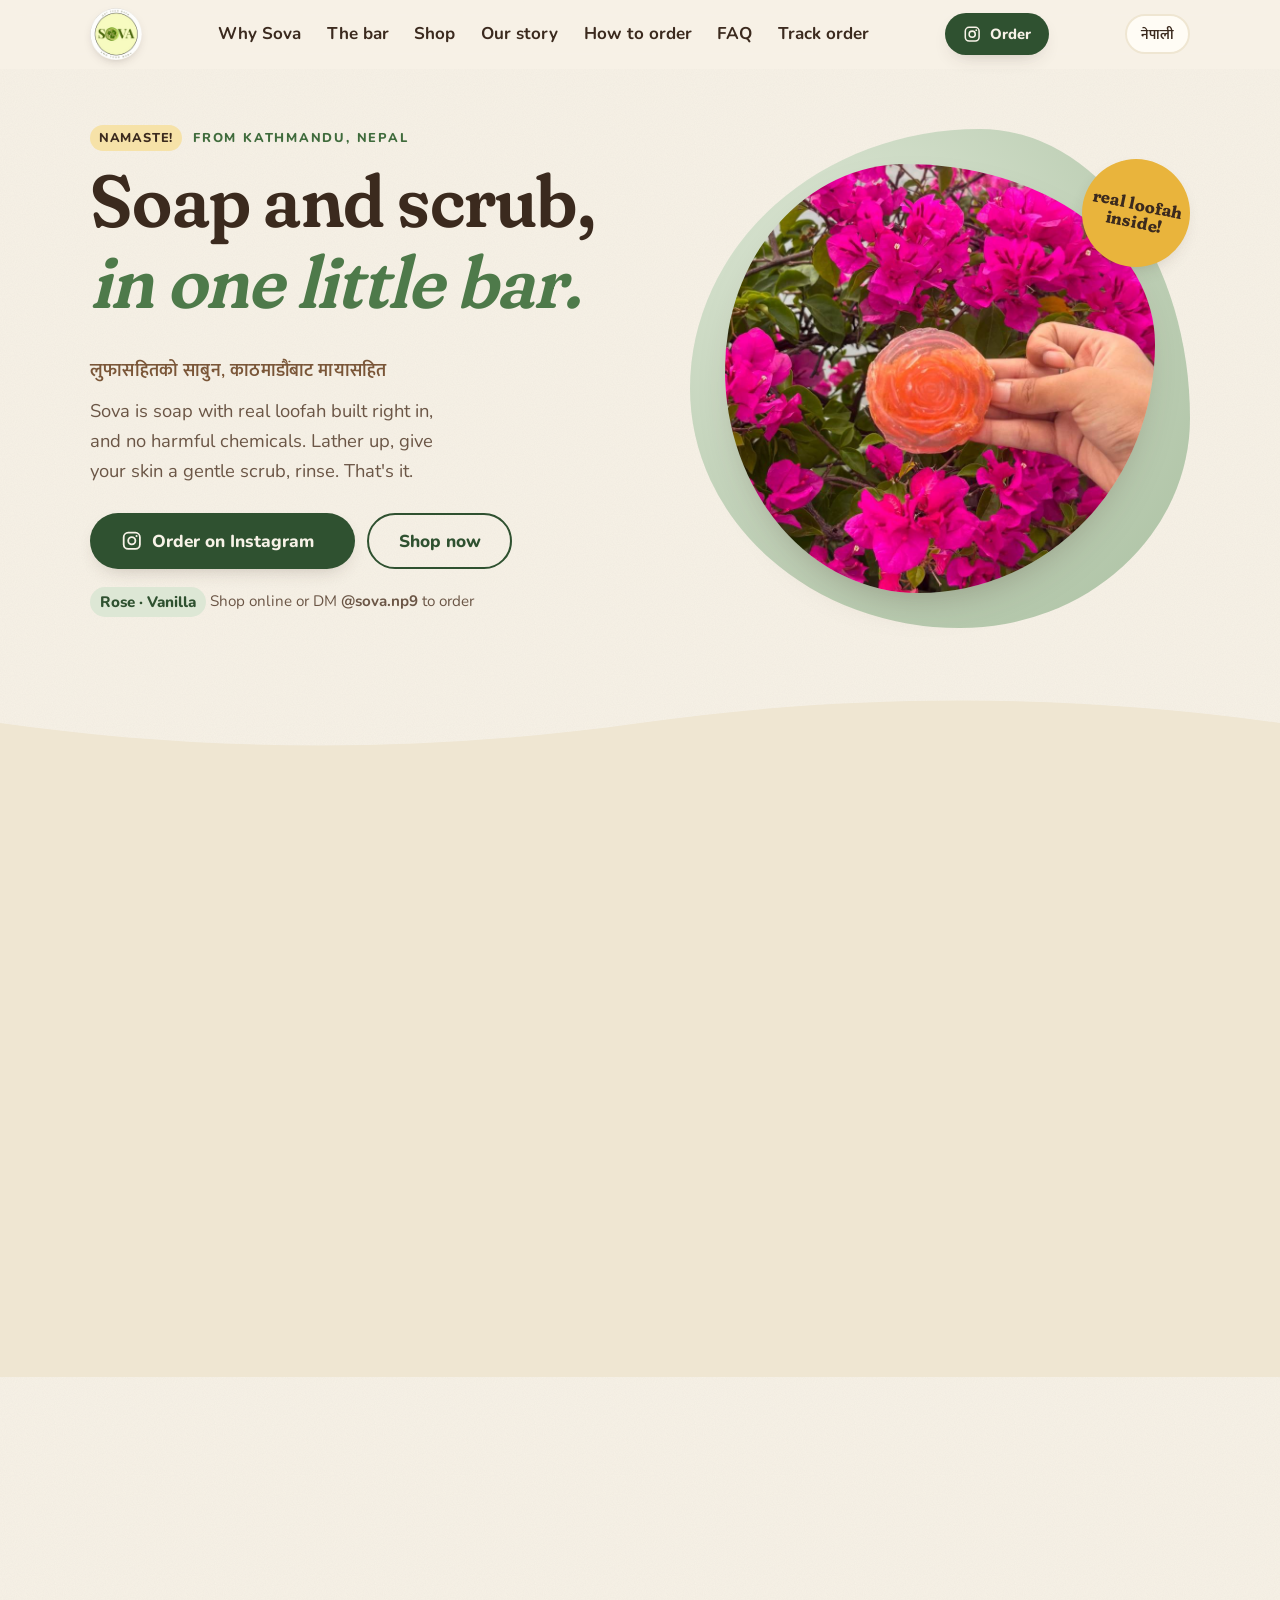
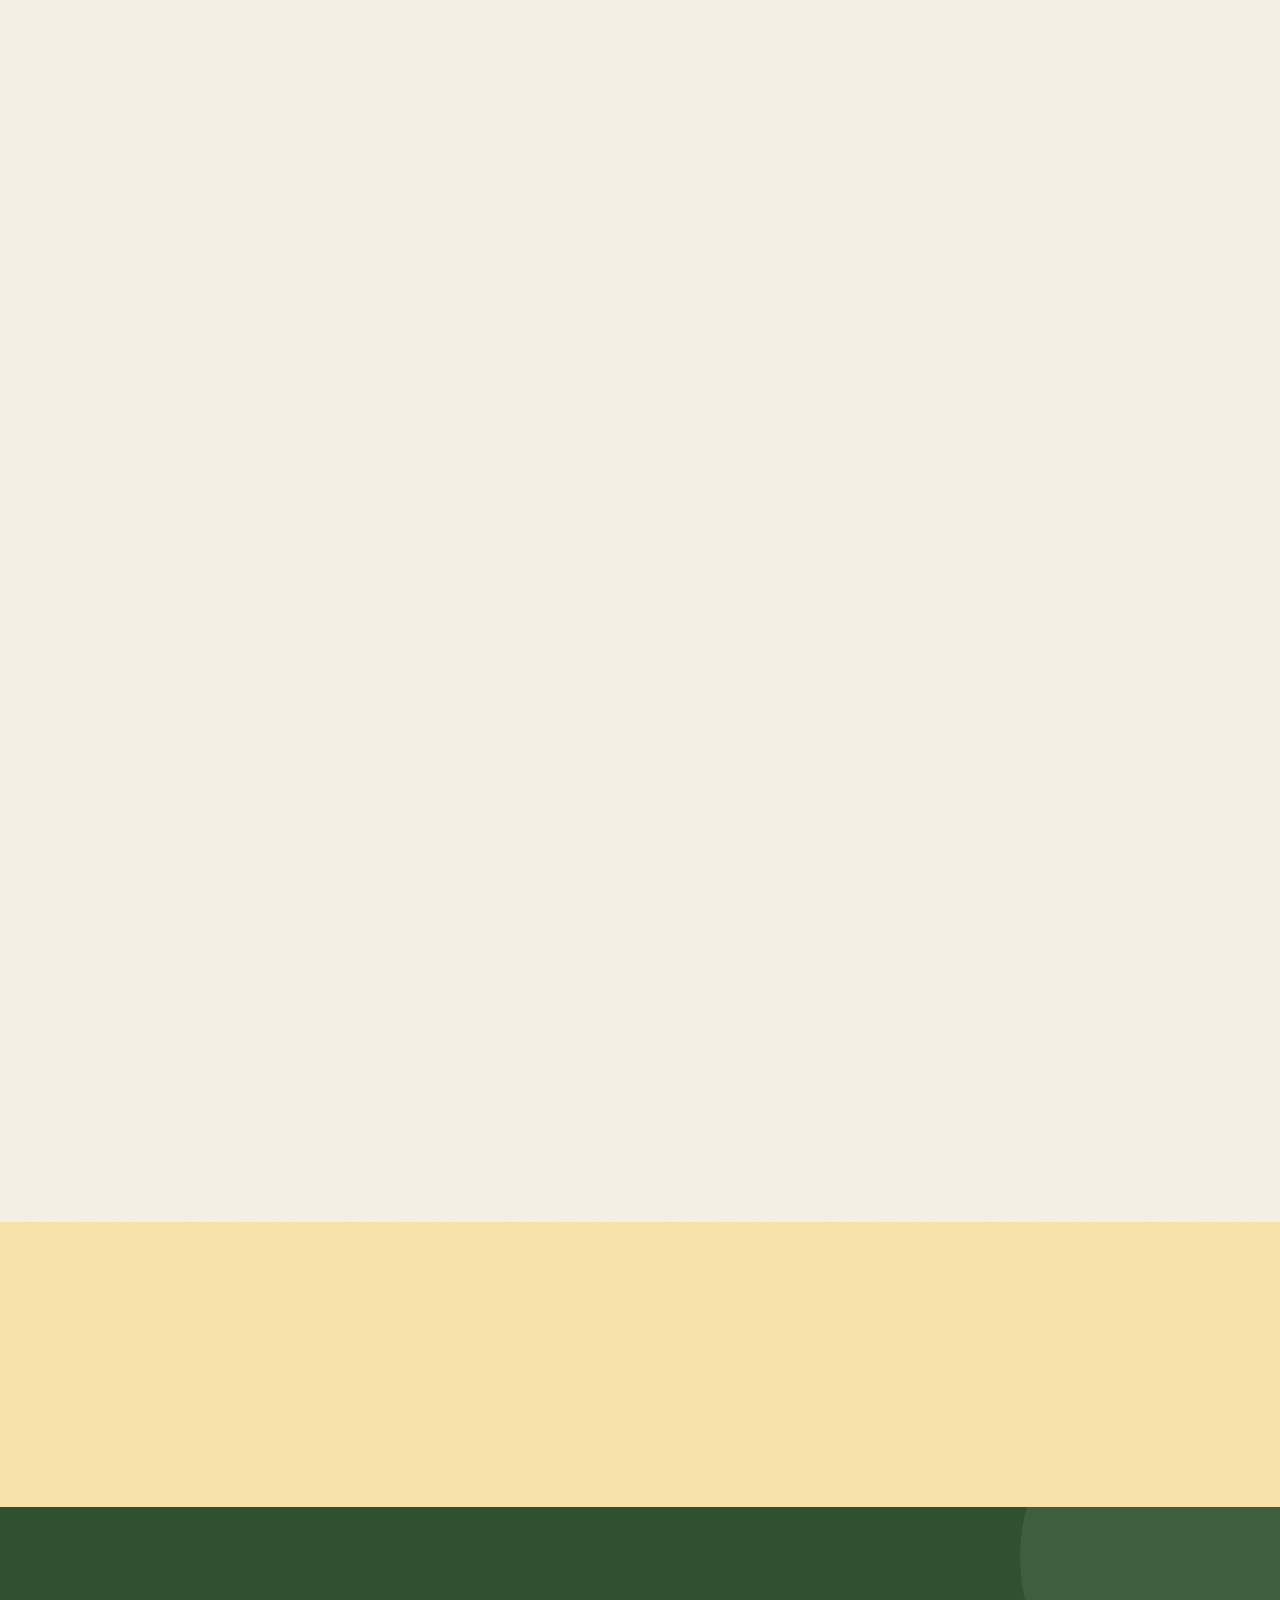
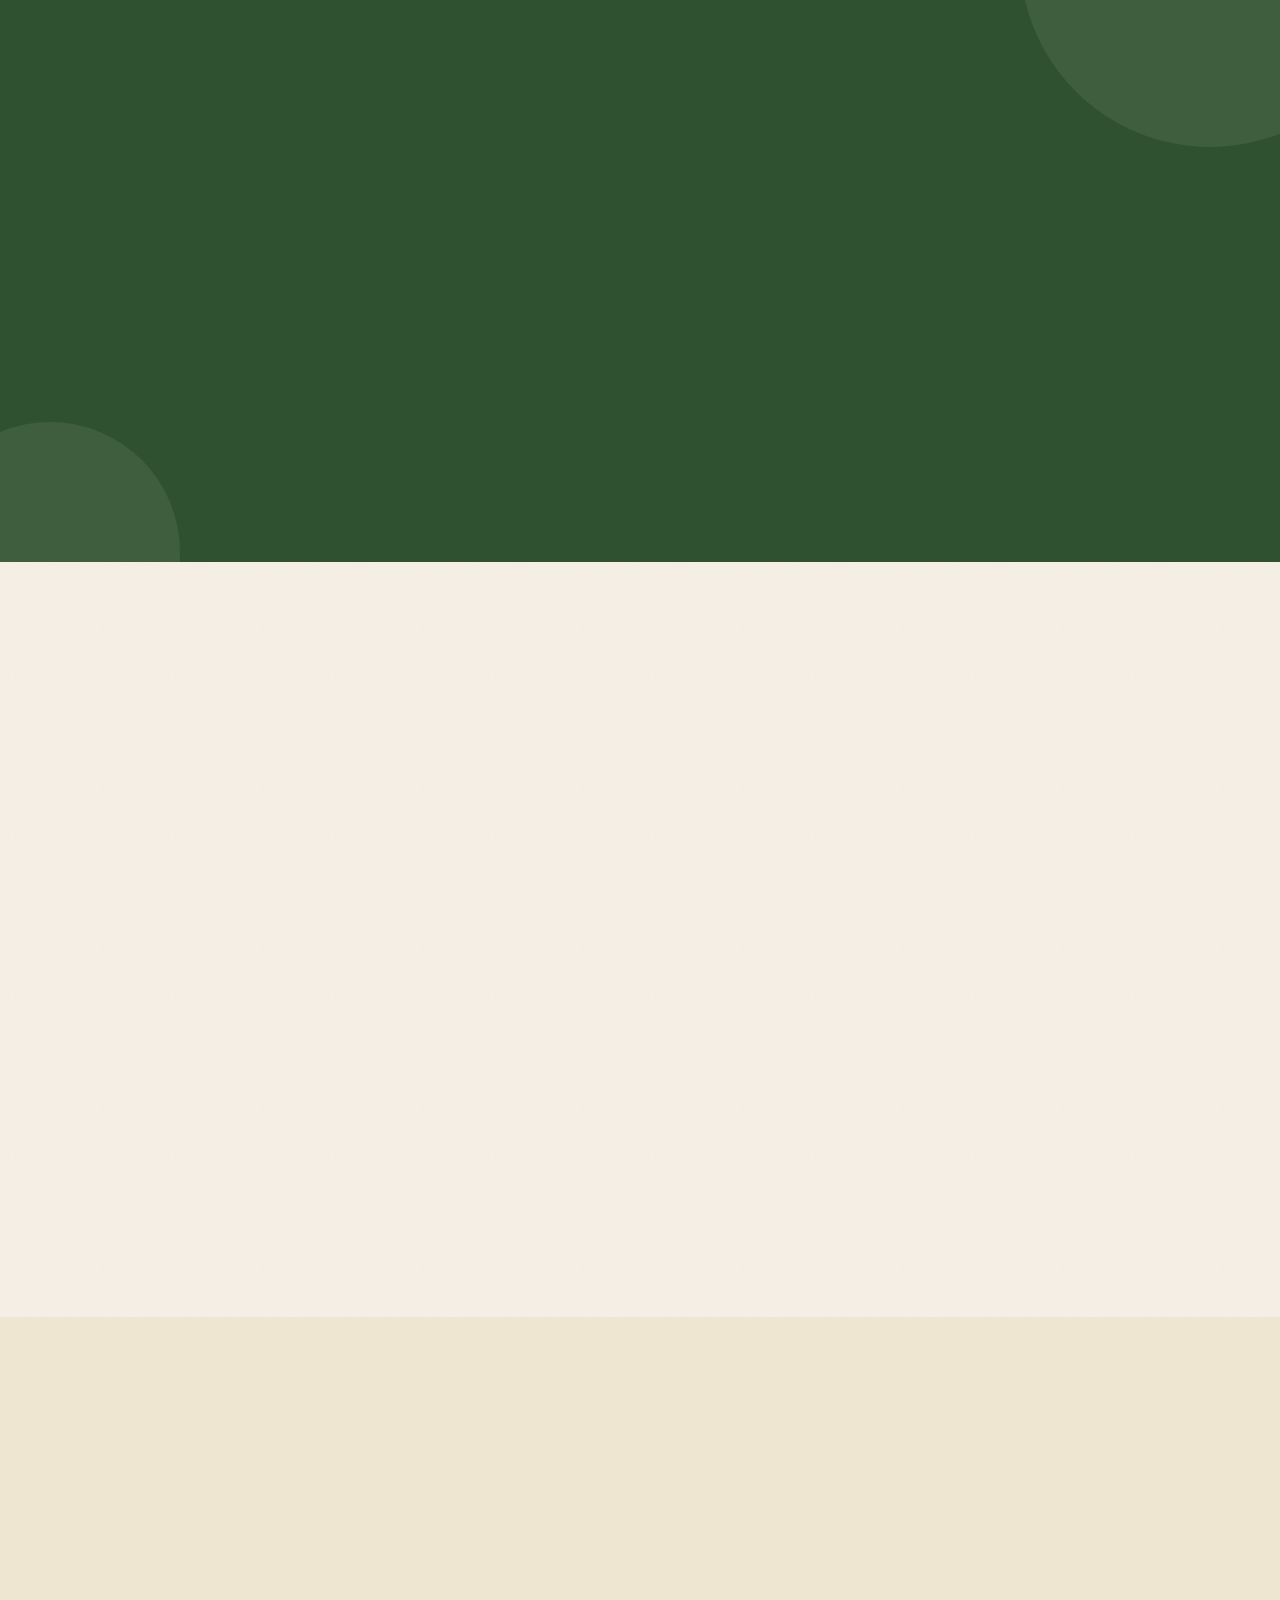
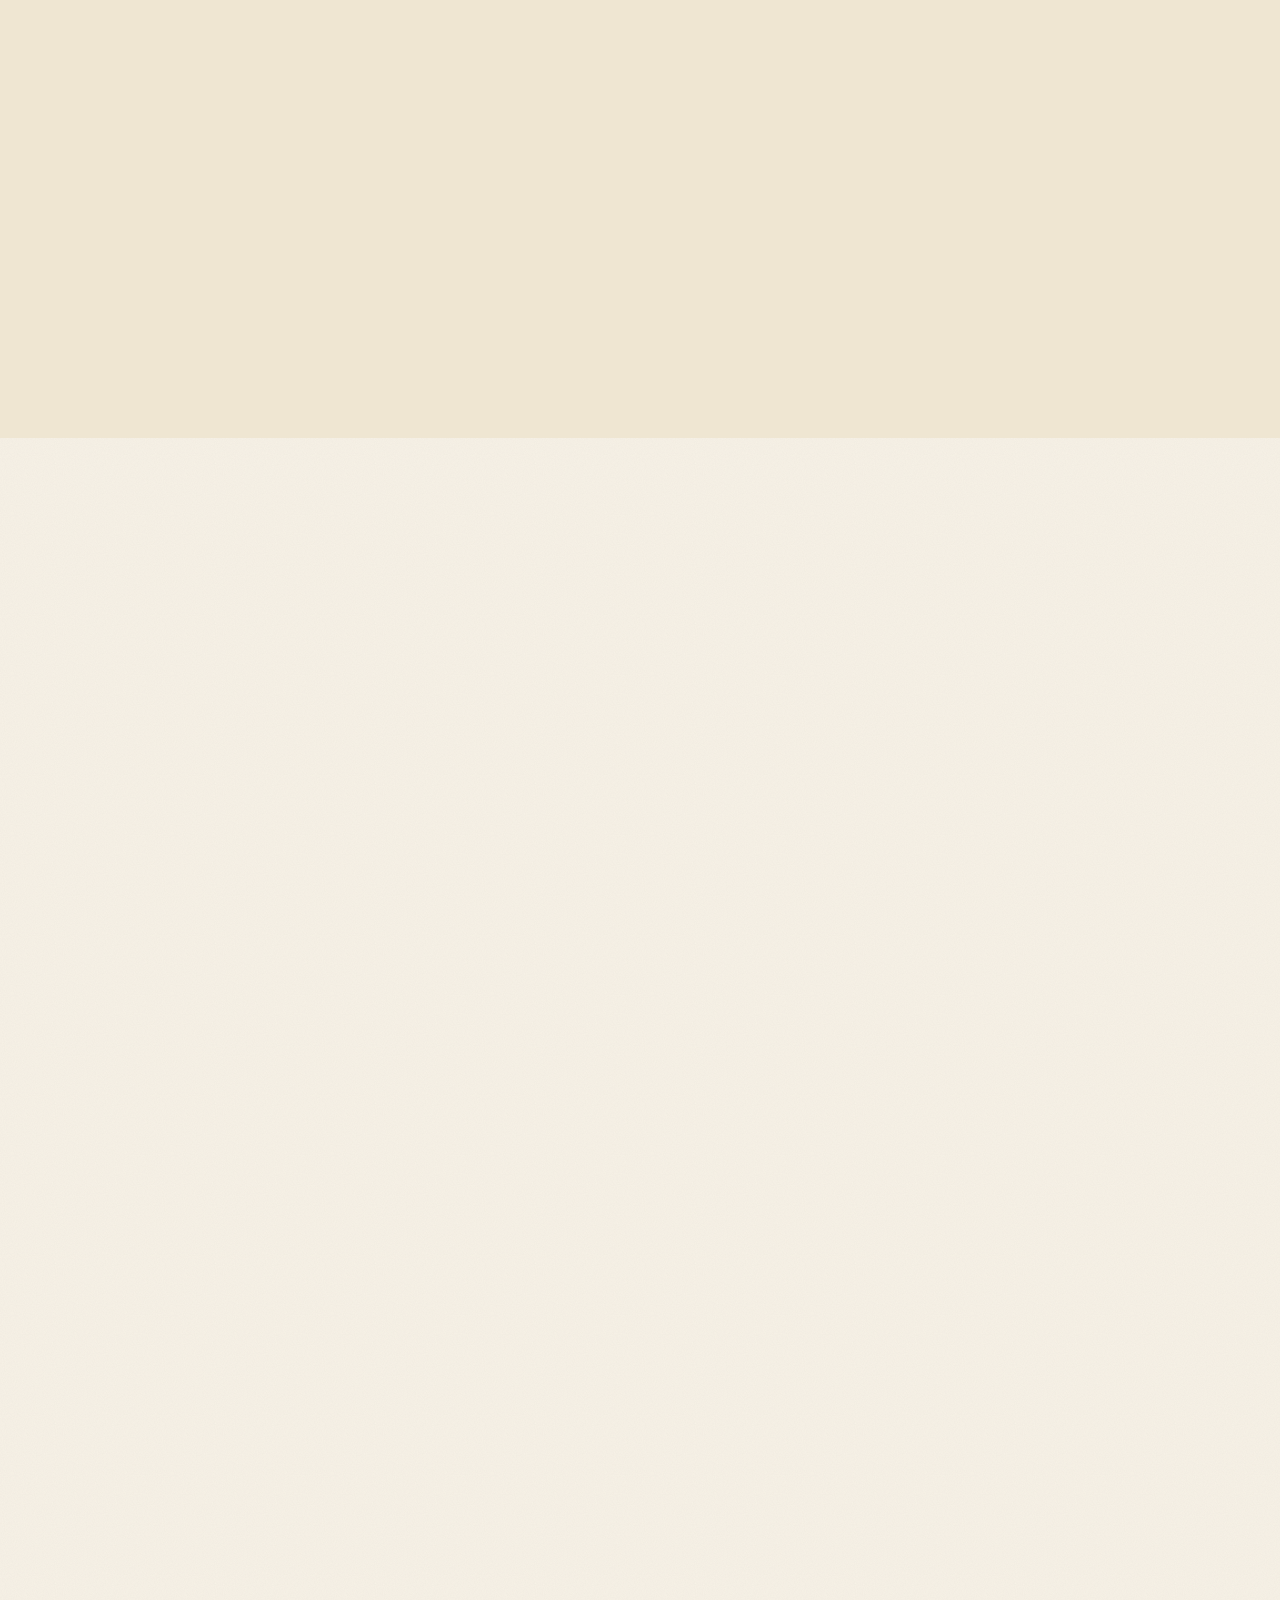
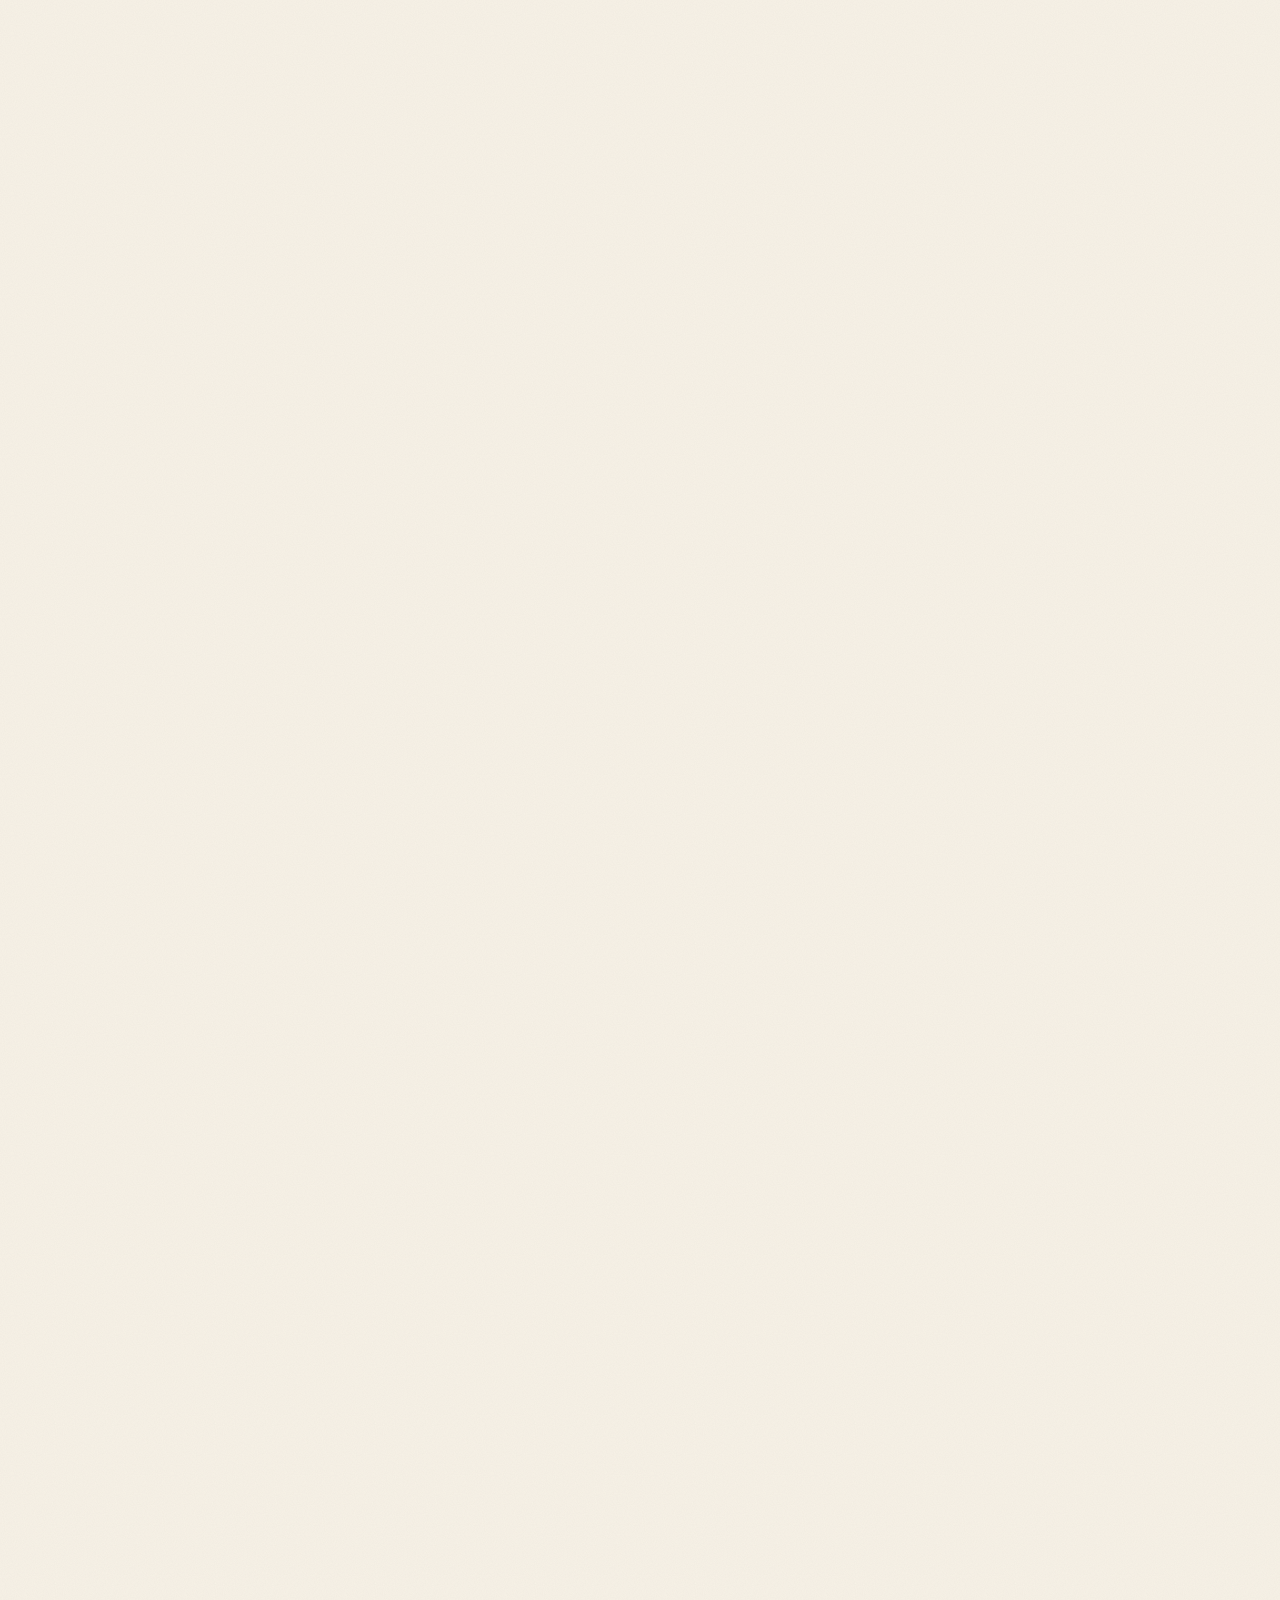
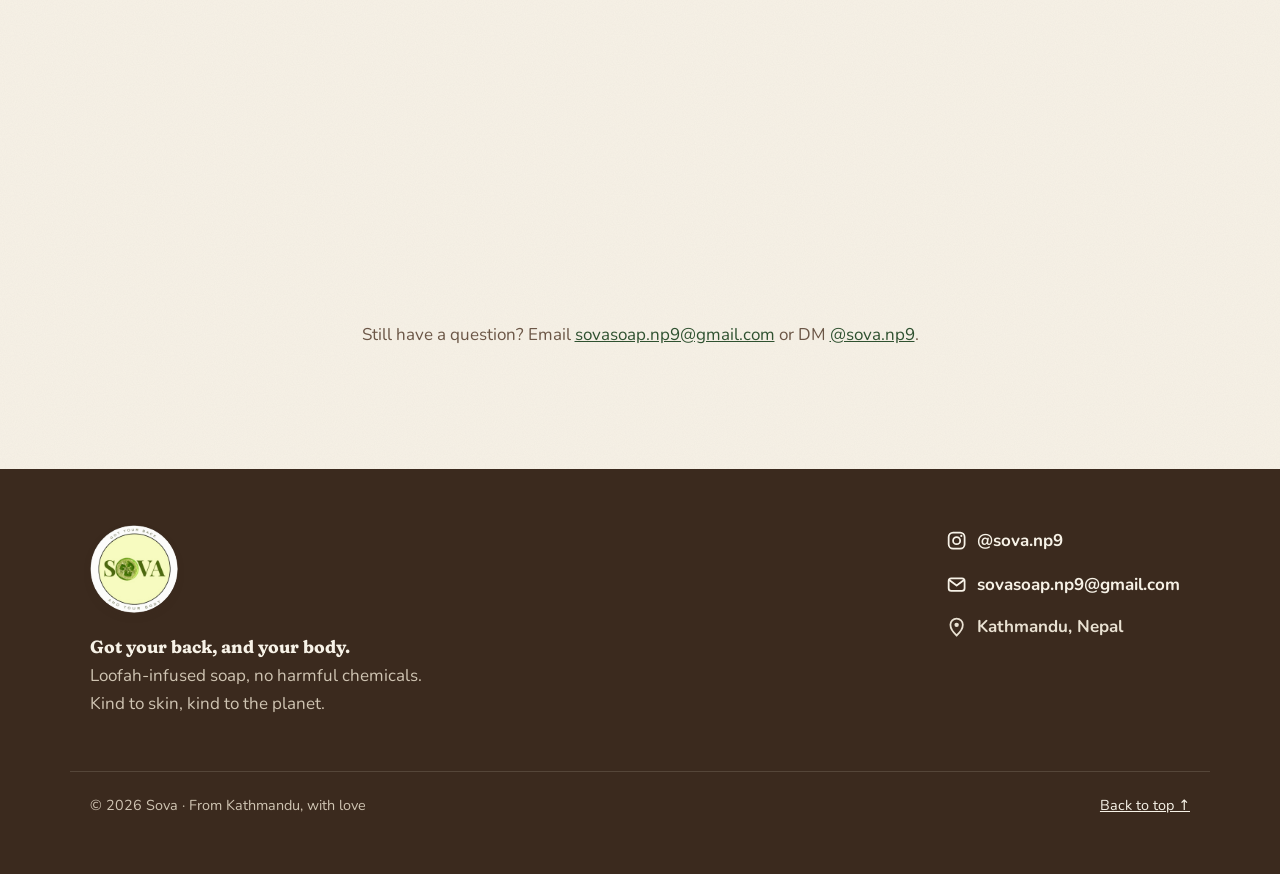
<file: index.html>
<!DOCTYPE html>
<html lang="en">
<head>
  <meta charset="utf-8">
  <meta name="viewport" content="width=device-width, initial-scale=1">
  <title>Sova | Loofah-Infused Soap from Kathmandu</title>
  <meta name="description" content="Sova is a loofah-infused soap with no harmful chemicals, so you cleanse and gently exfoliate in one step. Choose Rose ma Dose or Vanilla. From a small startup in Kathmandu, Nepal. Shop online or order on Instagram.">
  <meta name="theme-color" content="#F7F2E7">
  <meta name="color-scheme" content="light">
  <!-- Security: only this site's own files load. Injected scripts and HTML-from-text are blocked. -->
  <meta http-equiv="Content-Security-Policy" content="default-src 'none'; script-src 'self' 'sha256-BGCoihfCnd8b1jaNZi6YpOGKaD6J6F6xIiSTYp5pUF8='; style-src 'self'; font-src 'self'; img-src 'self' data:; manifest-src 'self'; connect-src https://api.web3forms.com https://script.google.com https://script.googleusercontent.com; base-uri 'none'; form-action 'none'; object-src 'none'; require-trusted-types-for 'script'; trusted-types 'none'; upgrade-insecure-requests">
  <meta name="referrer" content="strict-origin-when-cross-origin">

  <!-- If the site moves to its own domain, change this address here, in og:url / og:image below, in shop.html, 404.html and sitemap.xml. -->
  <link rel="canonical" href="https://pahiladigital-lab.github.io/sova/">

  <!-- Open Graph / social sharing -->
  <meta property="og:type" content="website">
  <meta property="og:site_name" content="Sova">
  <meta property="og:title" content="Sova | Soap and scrub in one little bar">
  <meta property="og:description" content="Soap with real loofah built in, no harmful chemicals. Rose ma Dose or Vanilla. From Kathmandu, Nepal. Shop online or DM us on Instagram to order.">
  <meta property="og:image" content="https://pahiladigital-lab.github.io/sova/assets/og-image.jpg">
  <meta property="og:image:width" content="1200">
  <meta property="og:image:height" content="630">
  <meta property="og:image:alt" content="Rose-shaped Sova soaps with natural loofah built in">
  <meta property="og:url" content="https://pahiladigital-lab.github.io/sova/">
  <meta name="twitter:card" content="summary_large_image">

  <link rel="icon" href="assets/favicon-64.png" sizes="64x64" type="image/png">
  <link rel="icon" href="assets/favicon-32.png" sizes="32x32" type="image/png">
  <link rel="apple-touch-icon" href="assets/apple-touch-icon.png">

  <!-- Fonts are served from this site (assets/fonts, loaded by style.css), not from Google. -->

  <link rel="preload" as="image" href="assets/hero-soap.jpg" fetchpriority="high">
  <script>document.documentElement.classList.add("js");try{if(/[?&]lang=ne\b/.test(location.search)||(!/[?&]lang=en\b/.test(location.search)&&localStorage.getItem("sova-lang")==="ne"))document.documentElement.classList.add("i18n-pending")}catch(e){}</script>
  <link rel="stylesheet" href="style.css?v=b4136490">
  <script src="config.js?v=aebdfce5" defer></script>
  <script src="script.js?v=045f5d17" defer></script>
  <script src="i18n-ne.js?v=f8f5d102" defer></script>
  <script src="i18n.js?v=e7167582" defer></script>
  <script src="notify.js?v=d9166cc1" defer></script>
</head>
<body id="top">
  <a class="skip-link" href="#main">Skip to content</a>

  <!-- ============ HEADER ============ -->
  <header class="site-header">
    <nav class="nav container" aria-label="Main">
      <a class="logo" href="#top" aria-label="Sova, back to top">
        <img class="logo-img" src="assets/logo.png" width="52" height="52" alt="Sova logo">
      </a>
      <ul class="nav-links" id="nav-links">
        <li><a href="#why">Why Sova</a></li>
        <li><a href="#product">The bar</a></li>
        <li><a href="shop.html">Shop</a></li>
        <li><a href="#story">Our story</a></li>
        <li><a href="#order">How to order</a></li>
        <li><a href="#faq">FAQ</a></li>
        <li><a href="track.html">Track order</a></li>
        <li class="nav-ig"><a href="https://www.instagram.com/sova.np9" target="_blank" rel="noopener noreferrer">Order on Instagram<span class="sr-only"> (opens in a new tab)</span></a></li>
      </ul>
      <a class="btn btn-small btn-leaf" href="https://www.instagram.com/sova.np9" target="_blank" rel="noopener noreferrer">
        <svg class="ig-icon" aria-hidden="true" viewBox="0 0 24 24"><use href="#i-ig"/></svg>
        <span>Order</span><span class="sr-only"> on Instagram (opens in a new tab)</span>
      </a>
      <button class="lang-btn" type="button" data-no-i18n aria-label="नेपालीमा हेर्नुहोस् (View in Nepali)"><span class="lang-btn-text" lang="ne">नेपाली</span></button>
      <button class="nav-toggle" type="button" aria-expanded="false" aria-controls="nav-links">
        <span class="nav-toggle-bars" aria-hidden="true"></span><span class="sr-only">Open menu</span>
      </button>
    </nav>
  </header>

  <main id="main">

    <!-- ============ 1. HERO ============ -->
    <section class="hero" aria-labelledby="hero-title">
      <div class="hero-float" aria-hidden="true"></div>
      <div class="container hero-grid">
        <div class="hero-copy">
          <p class="eyebrow"><span class="namaste">Namaste!</span> From Kathmandu, Nepal</p>
          <h1 id="hero-title">Soap and scrub, <em>in one little bar.</em></h1>
          <p class="np-tag" lang="ne">लुफासहितको साबुन, काठमाडौंबाट मायासहित</p>
          <p class="lead">Sova is soap with real loofah built right in, and no harmful chemicals. Lather up, give your skin a gentle scrub, rinse. That's it.</p>
          <div class="hero-ctas">
            <a class="btn btn-leaf btn-big" href="https://www.instagram.com/sova.np9" target="_blank" rel="noopener noreferrer">
              <svg class="ig-icon" aria-hidden="true" viewBox="0 0 24 24"><use href="#i-ig"/></svg>
              Order on Instagram<span class="sr-only"> (opens in a new tab)</span>
            </a>
            <a class="btn btn-ghost btn-big" href="shop.html">Shop now</a>
          </div>
          <p class="hero-price"><span class="price-chip">Rose · Vanilla</span> Shop online or DM <strong>@sova.np9</strong> to order</p>
        </div>
        <div class="hero-visual">
          <div class="blob blob-hero" aria-hidden="true"></div>
          <!-- Photo: assets/hero-soap.jpg (square). Replace the file to change it. -->
          <img class="hero-img" src="assets/hero-soap.jpg" width="900" height="900"
               alt="A hand holding an orange rose-shaped Sova soap in front of bright pink bougainvillea flowers" fetchpriority="high" decoding="async">
          <span class="sticker sticker-loofah" aria-hidden="true">real loofah<br>inside!</span>
        </div>
      </div>
      <svg class="wave" aria-hidden="true" viewBox="0 0 1440 80" preserveAspectRatio="none"><path d="M0 40c240 40 480 40 720 0s480-40 720 0v40H0z" fill="var(--oat)"/></svg>
    </section>

    <!-- ============ 2. WHY SOVA ============ -->
    <section class="section why" id="why" aria-labelledby="why-title">
      <div class="container">
        <div class="section-head reveal">
          <p class="eyebrow">Why Sova</p>
          <h2 id="why-title">Simple things, done kindly.</h2>
        </div>
        <ul class="benefits">
          <li class="benefit reveal">
            <span class="benefit-icon" aria-hidden="true">
              <svg viewBox="0 0 48 48"><path d="M24 6c9 6 14 13 14 21a14 14 0 0 1-28 0c0-8 5-15 14-21z" fill="var(--sage)"/><path d="M24 16v24M24 26l-6-5M24 32l6-5" stroke="var(--leaf-deep)" stroke-width="2.5" stroke-linecap="round" fill="none"/></svg>
            </span>
            <h3>No harmful chemicals</h3>
            <p>Simple ingredients that keep your routine simple. No fuss, just clean.</p>
          </li>
          <li class="benefit reveal">
            <span class="benefit-icon" aria-hidden="true">
              <svg viewBox="0 0 48 48"><rect x="8" y="14" width="32" height="22" rx="9" fill="var(--turmeric-soft)"/><g fill="none" stroke="var(--bark)" stroke-width="2" stroke-linecap="round"><path d="M14 20c3 2 5-2 8 0s5-2 8 0 4-1 4-1"/><path d="M14 25c3 2 5-2 8 0s5-2 8 0 4-1 4-1"/><path d="M14 30c3 2 5-2 8 0s5-2 8 0 4-1 4-1"/></g></svg>
            </span>
            <h3>Gentle exfoliation</h3>
            <p>Real loofah in every bar, so you cleanse and gently scrub in one step.</p>
          </li>
          <li class="benefit reveal">
            <span class="benefit-icon" aria-hidden="true">
              <svg viewBox="0 0 48 48"><circle cx="24" cy="24" r="16" fill="var(--sage-soft)"/><path d="M24 38V22M24 22c0-6 5-10 11-10 0 6-5 10-11 10zM24 27c0-5-4-8-9-8 0 5 4 8 9 8z" fill="var(--leaf)" stroke="var(--leaf)" stroke-width="1.5" stroke-linejoin="round"/></svg>
            </span>
            <h3>Eco-minded</h3>
            <p>Loofah is a plant-based sponge, so your scrub comes from a plant. Kind to skin, kind to the planet.</p>
          </li>
        </ul>
      </div>
    </section>

    <!-- ============ 3. THE PRODUCT ============ -->
    <section class="section product" id="product" aria-labelledby="product-title">
      <div class="container product-grid">
        <div class="product-card-wrap reveal">
          <button class="product-card" type="button" aria-pressed="false" aria-describedby="product-card-hint">
            <span class="product-card-bg" aria-hidden="true"></span>
            <!-- Main photo (tray): assets/product-soap.jpg (portrait 4:5) -->
            <img src="assets/product-soap.jpg" width="800" height="1000" loading="lazy" decoding="async"
                 alt="A tray of Sova loofah soaps wrapped in kraft paper with Rose ma Dose and Vanilla labels, with two red rose-shaped bars on top">
            <!-- Peek photo (loofah close-up): assets/product-peek.jpg (portrait 4:5), fades in on hover / tap -->
            <img class="peek-img" src="assets/product-peek.jpg" width="800" height="1000" loading="lazy" decoding="async"
                 alt="Two red rose-shaped Sova soaps in a plant pot, one turned to show the loofah built into its base">
            <span class="product-card-badge" aria-hidden="true">
              <strong>Peek inside</strong>
              <span>Real loofah, built right in. Lather and scrub in one go.</span>
            </span>
            <span class="tap-hint" id="product-card-hint">Tap or hover to peek inside</span>
          </button>
        </div>

        <div class="product-info reveal">
          <p class="eyebrow">The soaps</p>
          <h2 id="product-title">Two scents, one loofah bar.</h2>
          <p>Every Sova bar has real loofah built in, so you lather and gently scrub in one go. Same simple bar, two scents. Just pick your favourite.</p>

          <ul class="scents">
            <li class="scent scent-rose">
              <figure class="scent-photo">
                <img src="assets/scent-rose.jpg" width="640" height="480" loading="lazy" decoding="async" alt="A Rose ma Dose loofah soap in kraft-paper wrapping with a pink rose label">
                <span class="scent-tag">Rose</span>
              </figure>
              <div class="scent-body">
                <h3>Rose ma Dose</h3>
                <p>Soft and floral, with rose essential oil.</p>
                <details>
                  <summary>Ingredients</summary>
                  <p>Loofah, soap base, glycerine, rose essential oil, food colour.</p>
                </details>
              </div>
            </li>
            <li class="scent scent-vanilla">
              <figure class="scent-photo">
                <img src="assets/scent-vanilla.jpg" width="640" height="480" loading="lazy" decoding="async" alt="A la..la..la.. Vanilla loofah soap in kraft-paper wrapping with a cream floral label">
                <span class="scent-tag">Vanilla</span>
              </figure>
              <div class="scent-body">
                <h3>la..la..la.. Vanilla</h3>
                <p>Sweet, warm and cosy.</p>
                <details>
                  <summary>Ingredients</summary>
                  <!-- CONFIRM: exact vanilla ingredient name -->
                  <p>Loofah, soap base, glycerine, vanilla fragrance, food colour.</p>
                </details>
              </div>
            </li>
          </ul>

          <ul class="ticks">
            <li>Cleansing and gentle exfoliation in one bar</li>
            <li>Real loofah, a plant-based sponge material</li>
            <li>No harmful chemicals</li>
          </ul>
          <!-- PLACEHOLDER: add bar weight here once confirmed -->
          <div class="product-ctas">
            <a class="btn btn-leaf" href="shop.html">Shop now <span aria-hidden="true">→</span></a>
            <a class="btn btn-ghost" href="https://www.instagram.com/sova.np9" target="_blank" rel="noopener noreferrer">
              <svg class="ig-icon" aria-hidden="true" viewBox="0 0 24 24"><use href="#i-ig"/></svg>
              Order on Instagram<span class="sr-only"> (opens in a new tab)</span>
            </a>
          </div>
        </div>
      </div>

      <!-- How to use -->
      <div class="container howto reveal" role="group" aria-labelledby="howto-title">
        <div class="howto-head">
          <h3 id="howto-title">How to use it</h3>
          <button class="howto-toggle" type="button" aria-pressed="true">
            <span class="when-playing">Pause</span><span class="when-paused">Play</span><span class="sr-only"> animation</span>
          </button>
        </div>
        <ol class="howto-steps" data-active="0">
          <li class="howto-step is-active">
            <button type="button" class="howto-btn" aria-current="step">
              <span class="howto-anim anim-wet" aria-hidden="true">
                <svg viewBox="0 0 120 90">
                  <rect class="bar" x="30" y="48" width="60" height="30" rx="12"/>
                  <path class="drop d1" d="M45 10c4 6 6 9 6 12a6 6 0 0 1-12 0c0-3 2-6 6-12z"/>
                  <path class="drop d2" d="M62 4c4 6 6 9 6 12a6 6 0 0 1-12 0c0-3 2-6 6-12z"/>
                  <path class="drop d3" d="M79 12c4 6 6 9 6 12a6 6 0 0 1-12 0c0-3 2-6 6-12z"/>
                </svg>
              </span>
              <span class="howto-num">1</span>
              <strong>Wet it</strong>
              <span>Wet the bar and your skin.</span>
            </button>
          </li>
          <li class="howto-step">
            <button type="button" class="howto-btn">
              <span class="howto-anim anim-lather" aria-hidden="true">
                <svg viewBox="0 0 120 90">
                  <g class="scrub"><rect class="bar" x="30" y="48" width="60" height="30" rx="12"/>
                  <path class="loofah-lines" d="M38 58c5 3 9-3 14 0s9-3 14 0 9-3 14 0M38 67c5 3 9-3 14 0s9-3 14 0 9-3 14 0"/></g>
                  <circle class="bub b1" cx="40" cy="40" r="7"/>
                  <circle class="bub b2" cx="62" cy="34" r="9"/>
                  <circle class="bub b3" cx="84" cy="40" r="6"/>
                </svg>
              </span>
              <span class="howto-num">2</span>
              <strong>Lather &amp; scrub</strong>
              <span>Work up a lather and scrub gently in small circles.</span>
            </button>
          </li>
          <li class="howto-step">
            <button type="button" class="howto-btn">
              <span class="howto-anim anim-rinse" aria-hidden="true">
                <svg viewBox="0 0 120 90">
                  <path class="water w1" d="M10 50c12-8 24 8 36 0s24 8 36 0 24 8 36 0"/>
                  <path class="water w2" d="M10 64c12-8 24 8 36 0s24 8 36 0 24 8 36 0"/>
                  <path class="sparkle" d="M60 14l3 9 9 3-9 3-3 9-3-9-9-3 9-3z"/>
                </svg>
              </span>
              <span class="howto-num">3</span>
              <strong>Rinse &amp; dry</strong>
              <span>Rinse off, then let the bar dry between uses.</span>
            </button>
          </li>
        </ol>
      </div>
    </section>

    <!-- ============ SHOP BAND (links to shop.html) ============ -->
    <section class="shop-band" aria-labelledby="shop-band-title">
      <div class="container shop-band-inner reveal">
        <div>
          <p class="eyebrow">Shop</p>
          <h2 id="shop-band-title">Ready to try a bar?</h2>
          <p>Pick your scent, or go big with the <strong>Loofah Love Pack</strong> of 5 bars in your own mix. Order online and we'll call or message you to confirm.</p>
        </div>
        <a class="btn btn-turmeric btn-big" href="shop.html">Shop now <span aria-hidden="true">→</span></a>
      </div>
    </section>

    <!-- ============ ECO IMPACT ============ -->
    <section class="section eco" aria-labelledby="eco-title">
      <div class="container">
        <div class="section-head reveal">
          <p class="eyebrow">Little bar, lighter footprint</p>
          <h2 id="eco-title">Why it's a greener pick</h2>
        </div>
        <ul class="eco-grid">
          <li class="eco-item reveal">
            <span class="eco-icon eco-grow" aria-hidden="true">
              <svg viewBox="0 0 80 80">
                <path class="soil" d="M14 66h52"/>
                <path class="stem" d="M40 66V30"/>
                <path class="leaf-l" d="M40 46c-4-10-14-14-22-12 2 10 12 14 22 12z"/>
                <path class="leaf-r" d="M40 36c4-12 16-16 24-14-2 12-14 16-24 14z"/>
              </svg>
            </span>
            <h3>Plant-based loofah</h3>
            <p>The scrub in every Sova bar is loofah, a sponge material that grows on a plant.</p>
          </li>
          <li class="eco-item reveal">
            <span class="eco-icon eco-plastic" aria-hidden="true">
              <svg viewBox="0 0 80 80">
                <circle class="pouf" cx="40" cy="40" r="18"/>
                <path class="pouf-lines" d="M28 34c4 4 8-4 12 0s8-4 12 0M28 44c4 4 8-4 12 0s8-4 12 0"/>
                <path class="slash" d="M16 64L64 16"/>
              </svg>
            </span>
            <h3>Less plastic</h3>
            <p>Soap and scrubber in one bar, so there's no need for a separate plastic pouf.</p>
          </li>
          <li class="eco-item reveal">
            <span class="eco-icon eco-local" aria-hidden="true">
              <svg viewBox="0 0 80 80">
                <path class="mtn mtn-back" d="M6 64l22-30 12 14 10-16 24 32z"/>
                <path class="mtn-snow" d="M28 34l-5 7 5-2 4 3zM50 32l-4 7 4-2 5 3z"/>
                <path class="heart" d="M40 22c-3-5-11-3-9 3 1 3 9 8 9 8s8-5 9-8c2-6-6-8-9-3z"/>
              </svg>
            </span>
            <h3>Small &amp; local</h3>
            <p>Made with care by a small, student-founded startup in Kathmandu.</p>
          </li>
        </ul>
      </div>
    </section>

    <!-- ============ 4. OUR STORY ============ -->
    <section class="section story" id="story" aria-labelledby="story-title">
      <div class="container story-grid">
        <div class="story-visual reveal">
          <div class="blob blob-story" aria-hidden="true"></div>
          <!-- Photo: assets/story.jpg (portrait 4:5) -->
          <img src="assets/story.jpg" width="880" height="1100" loading="lazy" decoding="async"
               alt="The Sova founding team standing together on stage in front of a large screen">
        </div>
        <div class="story-copy reveal">
          <p class="eyebrow">Our story</p>
          <h2 id="story-title">Started small, in Kathmandu.</h2>
          <p>Sova is a small, student-founded startup from Kathmandu, built from scratch.</p>
          <p>We wanted a soap that keeps things simple: no harmful chemicals, kind to your skin and kind to the planet. So we put real loofah right inside the bar. One less thing in your shower, one more reason to smile.</p>
          <p class="signature">Founded by Strive-9</p>
        </div>
      </div>
    </section>

    <!-- ============ 5. COMING SOON ============ -->
    <section class="section soon" aria-labelledby="soon-title">
      <div class="container">
        <div class="section-head reveal">
          <p class="eyebrow">Coming soon</p>
          <h2 id="soon-title">New bars are brewing.</h2>
          <p class="section-sub">These aren't available yet. Tap a card to peek, or tap <strong>Notify me</strong> to hear first when one launches.</p>
        </div>
        <ul class="soon-grid">
          <li class="reveal">
            <button class="flip flip-turmeric" type="button" aria-pressed="false">
              <span class="flip-inner">
                <span class="flip-face flip-front">
                  <span class="flip-bar" aria-hidden="true"></span>
                  <span class="flip-name">Turmeric</span>
                  <span class="flip-tag">Coming soon</span>
                  <span class="flip-hint" aria-hidden="true">Tap to peek ↻</span>
                </span>
                <span class="flip-face flip-back">
                  <span class="flip-name">Turmeric</span>
                  <span>In the works. Tap <strong>Notify me</strong> below and we'll tell you the moment it lands.</span>
                </span>
              </span>
            </button>
            <button type="button" class="notify-btn" data-variant="Turmeric" aria-controls="notify" aria-expanded="false"><svg aria-hidden="true" viewBox="0 0 24 24" width="18" height="18"><path d="M6 16V11a6 6 0 0 1 12 0v5l1.5 2h-15z M10 20a2 2 0 0 0 4 0" fill="none" stroke="currentColor" stroke-width="2" stroke-linejoin="round" stroke-linecap="round"/></svg> Notify me<span class="sr-only"> when Turmeric launches</span></button>
          </li>
          <li class="reveal">
            <button class="flip flip-neem" type="button" aria-pressed="false">
              <span class="flip-inner">
                <span class="flip-face flip-front">
                  <span class="flip-bar" aria-hidden="true"></span>
                  <span class="flip-name">Neem</span>
                  <span class="flip-tag">Coming soon</span>
                  <span class="flip-hint" aria-hidden="true">Tap to peek ↻</span>
                </span>
                <span class="flip-face flip-back">
                  <span class="flip-name">Neem</span>
                  <span>In the works. Tap <strong>Notify me</strong> below and we'll tell you the moment it lands.</span>
                </span>
              </span>
            </button>
            <button type="button" class="notify-btn" data-variant="Neem" aria-controls="notify" aria-expanded="false"><svg aria-hidden="true" viewBox="0 0 24 24" width="18" height="18"><path d="M6 16V11a6 6 0 0 1 12 0v5l1.5 2h-15z M10 20a2 2 0 0 0 4 0" fill="none" stroke="currentColor" stroke-width="2" stroke-linejoin="round" stroke-linecap="round"/></svg> Notify me<span class="sr-only"> when Neem launches</span></button>
          </li>
          <li class="reveal">
            <button class="flip flip-aloe" type="button" aria-pressed="false">
              <span class="flip-inner">
                <span class="flip-face flip-front">
                  <span class="flip-bar" aria-hidden="true"></span>
                  <span class="flip-name">Aloe vera</span>
                  <span class="flip-tag">Coming soon</span>
                  <span class="flip-hint" aria-hidden="true">Tap to peek ↻</span>
                </span>
                <span class="flip-face flip-back">
                  <span class="flip-name">Aloe vera</span>
                  <span>In the works. Tap <strong>Notify me</strong> below and we'll tell you the moment it lands.</span>
                </span>
              </span>
            </button>
            <button type="button" class="notify-btn" data-variant="Aloe vera" aria-controls="notify" aria-expanded="false"><svg aria-hidden="true" viewBox="0 0 24 24" width="18" height="18"><path d="M6 16V11a6 6 0 0 1 12 0v5l1.5 2h-15z M10 20a2 2 0 0 0 4 0" fill="none" stroke="currentColor" stroke-width="2" stroke-linejoin="round" stroke-linecap="round"/></svg> Notify me<span class="sr-only"> when Aloe vera launches</span></button>
          </li>
        </ul>

        <noscript><p class="noscript-note">Notify me needs JavaScript. You can also follow <a href="https://www.instagram.com/sova.np9" target="_blank" rel="noopener noreferrer">@sova.np9 on Instagram</a> for launch news.</p></noscript>

        <div class="notify" id="notify" hidden>
          <form id="notify-form" novalidate>
            <h3 id="notify-title">Get told first when it launches</h3>
            <fieldset class="notify-pick">
              <legend>Which new bars?</legend>
              <label><input type="checkbox" name="variant" value="Turmeric"> Turmeric</label>
              <label><input type="checkbox" name="variant" value="Neem"> Neem</label>
              <label><input type="checkbox" name="variant" value="Aloe vera"> Aloe vera</label>
            </fieldset>
            <div class="notify-fields">
              <label>Phone or Instagram
                <input type="text" id="n-contact" maxlength="40" autocomplete="tel" placeholder="98XXXXXXXX or @yourhandle" required>
              </label>
              <label>Name <span class="sp-opt">(optional)</span>
                <input type="text" id="n-name" maxlength="60" autocomplete="name">
              </label>
              <label class="sp-hp" aria-hidden="true">Leave this empty<input type="checkbox" id="n-bot" tabindex="-1"></label>
            </div>
            <p class="notify-small">We'll only contact you about these launches.</p>
            <button type="submit" class="btn btn-leaf">Notify me</button>
            <p class="notify-status" role="status" aria-live="polite"></p>
          </form>
          <div class="notify-done" hidden tabindex="-1">
            <p class="notify-done-title">You're on the list!</p>
            <p>We'll message you when <strong class="notify-done-what" data-no-i18n></strong> launches.</p>
          </div>
        </div>
      </div>
    </section>

    <!-- ============ 6. INSTAGRAM ============ -->
    <section class="section insta" aria-labelledby="insta-title">
      <div class="container">
        <div class="section-head reveal">
          <p class="eyebrow">Say hi on Instagram</p>
          <h2 id="insta-title">@sova.np9</h2>
          <p class="section-sub">News, new bars and behind-the-scenes, all on our Instagram.</p>
        </div>
        <!-- Photos: assets/ig-1.jpg … assets/ig-6.jpg (square, 600×600). Each tile links to the Instagram profile. -->
        <ul class="ig-grid reveal">
          <li><a href="https://www.instagram.com/sova.np9" target="_blank" rel="noopener noreferrer"><img src="assets/ig-1.jpg" width="600" height="600" loading="lazy" decoding="async" alt="A Sova soap wrapped in white paper with the Sova sticker, held in an open hand under pink flowers. Opens Sova on Instagram in a new tab"></a></li>
          <li><a href="https://www.instagram.com/sova.np9" target="_blank" rel="noopener noreferrer"><img src="assets/ig-2.jpg" width="600" height="600" loading="lazy" decoding="async" alt="A Rose ma Dose loofah soap in kraft-paper wrapping, held up over the Kathmandu skyline. Opens Sova on Instagram in a new tab"></a></li>
          <li><a href="https://www.instagram.com/sova.np9" target="_blank" rel="noopener noreferrer"><img src="assets/ig-3.jpg" width="600" height="600" loading="lazy" decoding="async" alt="A tray of wrapped Rose ma Dose and Vanilla loofah soaps with two rose-shaped bars on top. Opens Sova on Instagram in a new tab"></a></li>
          <li><a href="https://www.instagram.com/sova.np9" target="_blank" rel="noopener noreferrer"><img src="assets/ig-4.jpg" width="600" height="600" loading="lazy" decoding="async" alt="Red rose-shaped Sova soaps with visible loofah, sitting in a bonsai pot. Opens Sova on Instagram in a new tab"></a></li>
          <li><a href="https://www.instagram.com/sova.np9" target="_blank" rel="noopener noreferrer"><img src="assets/ig-5.jpg" width="600" height="600" loading="lazy" decoding="async" alt="A tray full of wrapped Sova loofah soaps held beside a flowering plant. Opens Sova on Instagram in a new tab"></a></li>
          <li><a href="https://www.instagram.com/sova.np9" target="_blank" rel="noopener noreferrer"><img src="assets/ig-6.jpg" width="600" height="600" loading="lazy" decoding="async" alt="An orange rose-shaped Sova soap held up against pink bougainvillea. Opens Sova on Instagram in a new tab"></a></li>
        </ul>
        <div class="center reveal">
          <a class="btn btn-turmeric btn-big" href="https://www.instagram.com/sova.np9" target="_blank" rel="noopener noreferrer">
            <svg class="ig-icon" aria-hidden="true" viewBox="0 0 24 24"><use href="#i-ig"/></svg>
            Follow @sova.np9<span class="sr-only"> on Instagram (opens in a new tab)</span>
          </a>
        </div>
      </div>
    </section>

    <!-- ============ 7. HOW TO ORDER ============ -->
    <section class="section order" id="order" aria-labelledby="order-title">
      <div class="container">
        <div class="order-card reveal">
          <div class="section-head">
            <p class="eyebrow">How to order</p>
            <h2 id="order-title">Three easy steps.</h2>
          </div>

          <div class="stepper" data-step="0">
            <div class="stepper-track" aria-hidden="true"><span class="stepper-fill"></span></div>
            <div class="stepper-tabs" role="tablist" aria-label="Ordering steps">
              <button type="button" role="tab" id="st-tab-0" aria-controls="st-panel-0" aria-selected="true" tabindex="0"><span class="st-dot">1</span><span class="st-label">Order</span></button>
              <button type="button" role="tab" id="st-tab-1" aria-controls="st-panel-1" aria-selected="false" tabindex="-1"><span class="st-dot">2</span><span class="st-label">Confirm</span></button>
              <button type="button" role="tab" id="st-tab-2" aria-controls="st-panel-2" aria-selected="false" tabindex="-1"><span class="st-dot">3</span><span class="st-label">Delivered</span></button>
            </div>
            <div class="stepper-panels">
              <div role="tabpanel" id="st-panel-0" aria-labelledby="st-tab-0" class="st-panel" tabindex="0">
                <span class="st-emoji" aria-hidden="true">💬</span>
                <h3>Order online or DM us</h3>
                <p>Pick your soaps on the <a href="shop.html">Shop page</a> and place your order. Or send a message to <strong>@sova.np9</strong> on Instagram with what you'd like.</p>
              </div>
              <div role="tabpanel" id="st-panel-1" aria-labelledby="st-tab-1" class="st-panel" tabindex="0" hidden>
                <span class="st-emoji" aria-hidden="true">✅</span>
                <h3>Confirm your order</h3>
                <p>We'll contact you to confirm your soaps, the total and your delivery details.</p>
                <!-- PLACEHOLDER: add accepted payment methods here once confirmed -->
              </div>
              <div role="tabpanel" id="st-panel-2" aria-labelledby="st-tab-2" class="st-panel" tabindex="0" hidden>
                <span class="st-emoji" aria-hidden="true">📦</span>
                <h3>Get it delivered</h3>
                <p>Your Sova bars come to you. Then it's shower time!</p>
                <!-- PLACEHOLDER: add delivery areas, charges and timing here once confirmed -->
              </div>
            </div>
            <div class="stepper-nav">
              <button type="button" class="btn btn-ghost btn-small st-prev" disabled>Back</button>
              <button type="button" class="btn btn-ghost btn-small st-next">Next step</button>
            </div>
          </div>

          <div class="order-cta">
            <a class="btn btn-turmeric btn-big" href="shop.html">Shop now <span aria-hidden="true">→</span></a>
            <a class="btn btn-leaf btn-big" href="https://www.instagram.com/sova.np9" target="_blank" rel="noopener noreferrer">
              <svg class="ig-icon" aria-hidden="true" viewBox="0 0 24 24"><use href="#i-ig"/></svg>
              Order on Instagram<span class="sr-only"> (opens in a new tab)</span>
            </a>
          </div>
          <p class="official-note">
            <svg aria-hidden="true" viewBox="0 0 24 24" width="18" height="18"><path d="M12 2l8 3v6c0 5-3.4 9.4-8 11-4.6-1.6-8-6-8-11V5z" fill="none" stroke="currentColor" stroke-width="2" stroke-linejoin="round"/><path d="M8.5 12l2.5 2.5 4.5-5" fill="none" stroke="currentColor" stroke-width="2" stroke-linecap="round" stroke-linejoin="round"/></svg>
            <span>We only take orders through this website's Shop page and our official Instagram, <strong>@sova.np9</strong>. If another account or website asks you to pay for Sova, it isn't us.</span>
          </p>
        </div>
      </div>
    </section>

    <!-- ============ FAQ ============ -->
    <section class="section faq" id="faq" aria-labelledby="faq-title">
      <div class="container">
        <div class="section-head reveal">
          <p class="eyebrow">FAQ</p>
          <h2 id="faq-title">Questions, answered.</h2>
        </div>
        <div class="faq-list reveal">
          <details>
            <summary>What makes Sova different?</summary>
            <p>Every bar has real loofah built right in, so you lather and gently scrub in one step. No separate scrubber needed.</p>
          </details>
          <details>
            <summary>Which scents can I choose?</summary>
            <p><strong>Rose ma Dose</strong> is soft and floral, with rose essential oil. <strong>la..la..la.. Vanilla</strong> is sweet, warm and cosy. Turmeric, Neem and Aloe vera are coming soon.</p>
          </details>
          <details>
            <summary>What's inside the soap?</summary>
            <p>Rose ma Dose: loofah, soap base, glycerine, rose essential oil and food colour. Vanilla is the same loofah bar with a vanilla scent. Tap <strong>Ingredients</strong> on each soap card to see the full list.</p>
          </details>
          <details>
            <summary>How do I make my bar last longer?</summary>
            <p>Let it dry between uses. Keep it on a soap dish that drains, away from running water.</p>
          </details>
          <details>
            <summary>I have sensitive skin. Can I use it?</summary>
            <p>Please read the ingredient list first. If you're unsure, try it on a small patch of skin before regular use, and stop using it if your skin feels irritated.</p>
          </details>
          <details>
            <summary>How do I order?</summary>
            <p>Tap <a href="shop.html">Shop now</a>, pick your soaps, add your details and place your order. Prefer to chat? DM us on Instagram <a href="https://www.instagram.com/sova.np9" target="_blank" rel="noopener noreferrer">@sova.np9<span class="sr-only"> (opens in a new tab)</span></a>.</p>
          </details>
          <details>
            <summary>How do payment and delivery work?</summary>
            <!-- PLACEHOLDER: add payment methods (e.g. eSewa / Khalti / cash on delivery), delivery areas, charges and timing once confirmed -->
            <p>After you place your order, we contact you to confirm payment and delivery details. Once your order is confirmed, we share our WhatsApp number so you can reach us easily.</p>
          </details>
          <details>
            <summary>Do you have a bigger pack?</summary>
            <p>Yes! The <strong>Loofah Love Pack</strong> is 5 bars in any mix of Rose ma Dose and Vanilla. See the <a href="shop.html">Shop page</a> for the price.</p>
          </details>
          <details>
            <summary>Can I send Sova as a gift?</summary>
            <p>Yes. Tick <strong>"This is a gift"</strong> when you order and add a short gift note. We'll confirm the details with you when we get in touch.</p>
          </details>
          <details id="faq-privacy">
            <summary>What do you do with my details?</summary>
            <p>We use your name, phone number, address and email only to confirm and deliver your order, and to send you updates about it. Orders reach us by email through a form service (Web3Forms) and are kept in our private order list on Google Sheets. We don't sell your details or use them for anything else. To have your details removed, email <a href="mailto:sovasoap.np9@gmail.com">sovasoap.np9@gmail.com</a>.</p>
          </details>
          <details>
            <summary>When will Turmeric, Neem and Aloe vera be ready?</summary>
            <p>They're still in the works. Tap <strong>Notify me</strong> on the <a href="#soon-title">Coming soon</a> cards and we'll tell you first.</p>
          </details>
        </div>
        <p class="faq-more">Still have a question? Email <a href="mailto:sovasoap.np9@gmail.com">sovasoap.np9@gmail.com</a> or DM <a href="https://www.instagram.com/sova.np9" target="_blank" rel="noopener noreferrer">@sova.np9<span class="sr-only"> (opens in a new tab)</span></a>.</p>
      </div>
    </section>

    <!-- Floating order button -->
    <div class="sticky-order">
      <a class="sticky-shop" href="shop.html">Shop now</a>
      <a class="sticky-ig" href="https://www.instagram.com/sova.np9" target="_blank" rel="noopener noreferrer" aria-label="Order on Instagram (opens in a new tab)">
        <svg class="ig-icon" aria-hidden="true" viewBox="0 0 24 24"><use href="#i-ig"/></svg>
      </a>
    </div>
  </main>

  <!-- ============ 8. FOOTER ============ -->
  <footer class="site-footer">
    <div class="container footer-grid">
      <div>
        <a class="logo" href="#top" aria-label="Sova, back to top">
          <img class="logo-img logo-footer" src="assets/logo.png" width="88" height="88" alt="Sova logo" loading="lazy">
        </a>
        <p class="footer-tag"><strong>Got your back, and your body.</strong><br>Loofah-infused soap, no harmful chemicals. Kind to skin, kind to the planet.</p>
      </div>
      <ul class="footer-links">
        <li>
          <a href="https://www.instagram.com/sova.np9" target="_blank" rel="noopener noreferrer">
            <svg class="ig-icon" aria-hidden="true" viewBox="0 0 24 24"><use href="#i-ig"/></svg>
            @sova.np9<span class="sr-only"> on Instagram (opens in a new tab)</span>
          </a>
        </li>
        <li>
          <a href="mailto:sovasoap.np9@gmail.com">
            <svg class="ig-icon" aria-hidden="true" viewBox="0 0 24 24"><rect x="3" y="5" width="18" height="14" rx="3" fill="none" stroke="currentColor" stroke-width="2"/><path d="M4 7l8 6 8-6" fill="none" stroke="currentColor" stroke-width="2" stroke-linecap="round" stroke-linejoin="round"/></svg>
            sovasoap.np9@gmail.com<span class="sr-only"> (send us an email)</span>
          </a>
        </li>
        <li>
          <svg class="ig-icon" aria-hidden="true" viewBox="0 0 24 24"><path d="M12 22s7-6.2 7-12a7 7 0 0 0-14 0c0 5.8 7 12 7 12z" fill="none" stroke="currentColor" stroke-width="2"/><circle cx="12" cy="10" r="2.5" fill="currentColor"/></svg>
          Kathmandu, Nepal
        </li>
        <!-- PLACEHOLDER: uncomment and fill in once you have a phone number
        <li><a href="tel:+977XXXXXXXXXX">+977 XX-XXXXXXX</a></li>
        -->
      </ul>
    </div>
    <div class="container footer-bottom">
      <p>© <span data-year>2026</span> Sova · From Kathmandu, with love</p>
      <a href="#top">Back to top ↑</a>
    </div>
  </footer>

  <!-- Icon sprite -->
  <svg class="sprite" width="0" height="0" aria-hidden="true">
    <symbol id="i-ig" viewBox="0 0 24 24"><rect x="3" y="3" width="18" height="18" rx="5" fill="none" stroke="currentColor" stroke-width="2"/><circle cx="12" cy="12" r="4" fill="none" stroke="currentColor" stroke-width="2"/><circle cx="17.3" cy="6.7" r="1.2" fill="currentColor"/></symbol>
  </svg>
</body>
</html>
</file>
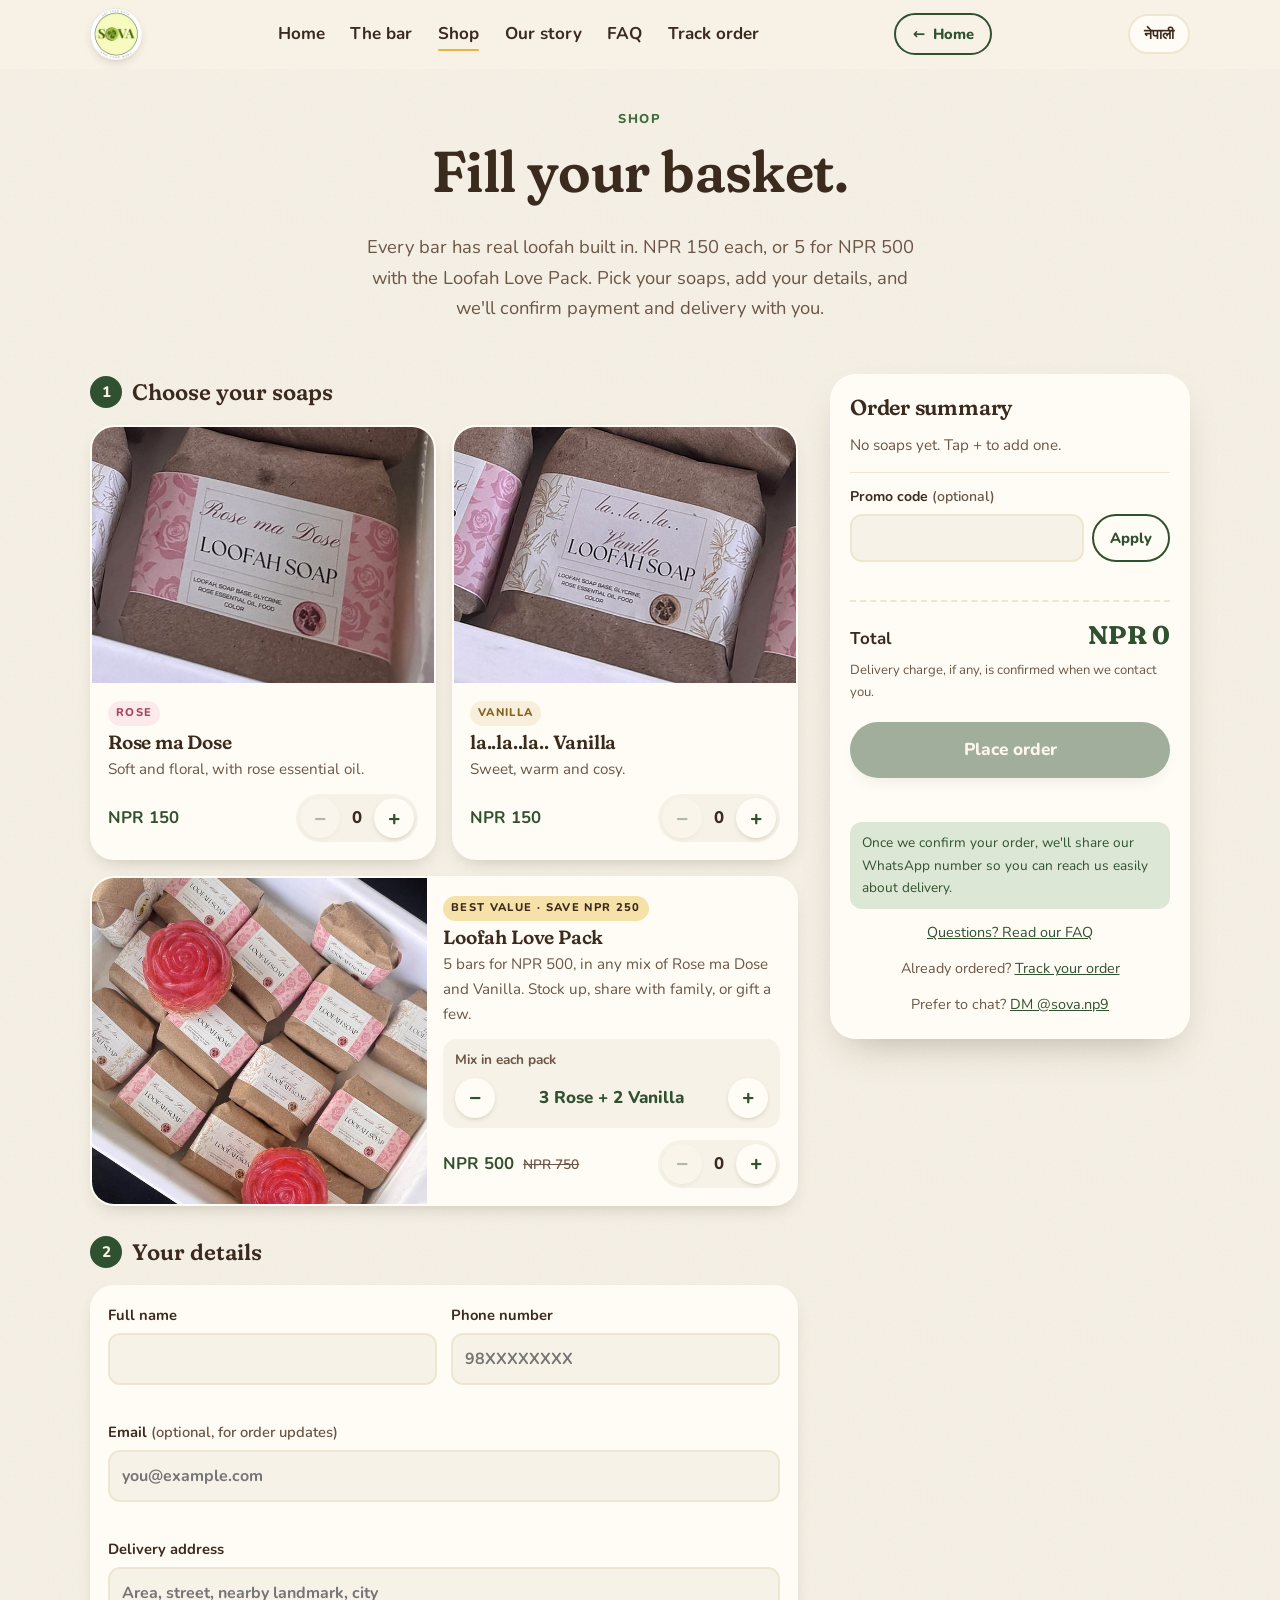
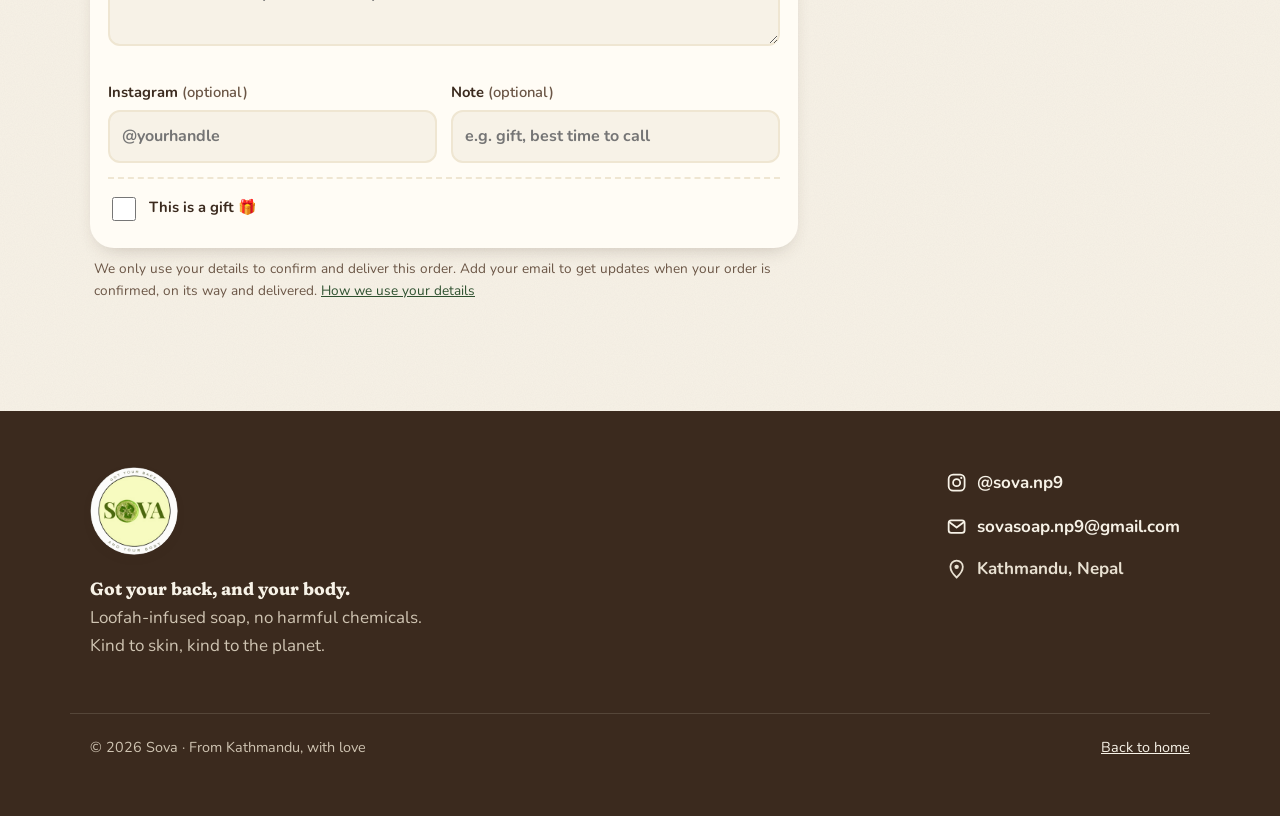
<file: shop.html>
<!DOCTYPE html>
<html lang="en">
<head>
  <meta charset="utf-8">
  <meta name="viewport" content="width=device-width, initial-scale=1">
  <title>Shop | Sova Loofah Soap</title>
  <meta name="description" content="Order Sova loofah-infused soap online: Rose ma Dose or Vanilla, NPR 150 each. Pick your bars, add your details and we'll confirm payment and delivery with you.">
  <meta name="theme-color" content="#F7F2E7">
  <meta name="color-scheme" content="light">
  <!-- Security: only this site's own files load; orders may only be sent to Web3Forms (email) and our Google Sheet. -->
  <meta http-equiv="Content-Security-Policy" content="default-src 'none'; script-src 'self' 'sha256-BGCoihfCnd8b1jaNZi6YpOGKaD6J6F6xIiSTYp5pUF8='; style-src 'self'; font-src 'self'; img-src 'self' data:; manifest-src 'self'; connect-src https://api.web3forms.com https://script.google.com https://script.googleusercontent.com; base-uri 'none'; form-action 'none'; object-src 'none'; require-trusted-types-for 'script'; trusted-types 'none'; upgrade-insecure-requests">
  <meta name="referrer" content="strict-origin-when-cross-origin">

  <link rel="canonical" href="https://pahiladigital-lab.github.io/sova/shop.html">

  <meta property="og:type" content="website">
  <meta property="og:url" content="https://pahiladigital-lab.github.io/sova/shop.html">
  <meta property="og:site_name" content="Sova">
  <meta property="og:title" content="Shop Sova | Loofah soap, NPR 150">
  <meta property="og:description" content="Rose ma Dose or Vanilla loofah soap, NPR 150 each. Order online in a minute.">
  <meta property="og:image" content="https://pahiladigital-lab.github.io/sova/assets/og-image.jpg">
  <meta property="og:image:width" content="1200">
  <meta property="og:image:height" content="630">
  <meta property="og:image:alt" content="Rose-shaped Sova soaps with natural loofah built in">
  <meta name="twitter:card" content="summary_large_image">

  <link rel="icon" href="assets/favicon-64.png" sizes="64x64" type="image/png">
  <link rel="icon" href="assets/favicon-32.png" sizes="32x32" type="image/png">
  <link rel="apple-touch-icon" href="assets/apple-touch-icon.png">

  <!-- Fonts are served from this site (assets/fonts, loaded by style.css), not from Google. -->

  <script>document.documentElement.classList.add("js");try{if(/[?&]lang=ne\b/.test(location.search)||(!/[?&]lang=en\b/.test(location.search)&&localStorage.getItem("sova-lang")==="ne"))document.documentElement.classList.add("i18n-pending")}catch(e){}</script>
  <link rel="stylesheet" href="style.css?v=b4136490">
  <script src="script.js?v=045f5d17" defer></script>
  <script src="i18n-ne.js?v=f8f5d102" defer></script>
  <script src="i18n.js?v=e7167582" defer></script>
  <script src="config.js?v=aebdfce5" defer></script>
  <script src="shop.js?v=be33a265" defer></script>
</head>
<body class="shop-page" id="top">
  <a class="skip-link" href="#main">Skip to content</a>

  <header class="site-header">
    <nav class="nav container" aria-label="Main">
      <a class="logo" href="index.html" aria-label="Sova home">
        <img class="logo-img" src="assets/logo.png" width="52" height="52" alt="Sova logo">
      </a>
      <ul class="nav-links" id="nav-links">
        <li><a href="index.html">Home</a></li>
        <li><a href="index.html#product">The bar</a></li>
        <li><a href="shop.html" aria-current="page">Shop</a></li>
        <li><a href="index.html#story">Our story</a></li>
        <li><a href="index.html#faq">FAQ</a></li>
        <li><a href="track.html">Track order</a></li>
      </ul>
      <a class="btn btn-small btn-ghost back-home" href="index.html"><span aria-hidden="true">←</span> Home</a>
      <button class="lang-btn" type="button" data-no-i18n aria-label="नेपालीमा हेर्नुहोस् (View in Nepali)"><span class="lang-btn-text" lang="ne">नेपाली</span></button>
      <button class="nav-toggle" type="button" aria-expanded="false" aria-controls="nav-links">
        <span class="nav-toggle-bars" aria-hidden="true"></span><span class="sr-only">Open menu</span>
      </button>
    </nav>
  </header>

  <main id="main">
    <section class="sp-hero">
      <div class="container">
        <p class="eyebrow">Shop</p>
        <h1>Fill your basket.</h1>
        <p class="lead">Every bar has real loofah built in. NPR 150 each, or 5 for NPR 500 with the Loofah Love Pack. Pick your soaps, add your details, and we'll confirm payment and delivery with you.</p>
      </div>
    </section>

    <noscript>
      <div class="container"><p class="noscript-note">Online ordering needs JavaScript, which is switched off in your browser. To order, send us a message on Instagram <a href="https://www.instagram.com/sova.np9" target="_blank" rel="noopener noreferrer">@sova.np9</a> or email <a href="mailto:sovasoap.np9@gmail.com">sovasoap.np9@gmail.com</a>.</p></div>
    </noscript>

    <div class="container"><p class="sp-reorder" role="status" hidden>We've refilled your basket with your last order. Change anything you like, then add your details.</p></div>

    <div class="container sp-layout">
      <form class="sp-form" id="order-form" novalidate aria-describedby="sp-form-note">

        <!-- STEP 1: products -->
        <fieldset class="sp-step">
          <legend><span class="sp-num">1</span> Choose your soaps</legend>
          <ul class="sp-products">
            <li class="sp-product" data-id="rose" data-name="Rose ma Dose" data-price="150">
              <img src="assets/scent-rose.jpg" width="640" height="480" decoding="async" alt="Rose ma Dose loofah soap in kraft-paper wrapping with a pink rose label">
              <div class="sp-product-body">
                <span class="sp-tag sp-tag-rose">Rose</span>
                <h2>Rose ma Dose</h2>
                <p>Soft and floral, with rose essential oil.</p>
                <div class="sp-product-row">
                  <strong>NPR 150</strong>
                  <div class="qty" role="group" aria-label="Rose ma Dose quantity">
                    <button type="button" class="qty-btn" data-step="-1" aria-label="Remove one Rose ma Dose">−</button>
                    <output class="qty-val" aria-live="polite">0</output>
                    <button type="button" class="qty-btn" data-step="1" aria-label="Add one Rose ma Dose">+</button>
                  </div>
                </div>
              </div>
            </li>
            <li class="sp-product" data-id="vanilla" data-name="la..la..la.. Vanilla" data-price="150">
              <img src="assets/scent-vanilla.jpg" width="640" height="480" decoding="async" alt="la..la..la.. Vanilla loofah soap in kraft-paper wrapping with a cream floral label">
              <div class="sp-product-body">
                <span class="sp-tag sp-tag-vanilla">Vanilla</span>
                <h2>la..la..la.. Vanilla</h2>
                <p>Sweet, warm and cosy.</p>
                <div class="sp-product-row">
                  <strong>NPR 150</strong>
                  <div class="qty" role="group" aria-label="Vanilla quantity">
                    <button type="button" class="qty-btn" data-step="-1" aria-label="Remove one Vanilla">−</button>
                    <output class="qty-val" aria-live="polite">0</output>
                    <button type="button" class="qty-btn" data-step="1" aria-label="Add one Vanilla">+</button>
                  </div>
                </div>
              </div>
            </li>
            <li class="sp-product sp-pack" data-id="pack" data-name="Loofah Love Pack" data-price="500" data-size="5">
              <img src="assets/pack.jpg" width="800" height="600" decoding="async" alt="A tray of wrapped Sova loofah soaps with Rose ma Dose and Vanilla labels">
              <div class="sp-product-body">
                <span class="sp-tag sp-tag-pack">Best value · Save NPR 250</span>
                <h2>Loofah Love Pack</h2>
                <p>5 bars for NPR 500, in any mix of Rose ma Dose and Vanilla. Stock up, share with family, or gift a few.</p>
                <div class="sp-mix" role="group" aria-label="Choose the mix in each pack">
                  <span class="sp-mix-label">Mix in each pack</span>
                  <div class="sp-mix-row">
                    <button type="button" class="qty-btn mix-btn" data-mix="-1" aria-label="One less Rose, one more Vanilla">−</button>
                    <output class="sp-mix-val" aria-live="polite">3 Rose + 2 Vanilla</output>
                    <button type="button" class="qty-btn mix-btn" data-mix="1" aria-label="One more Rose, one less Vanilla">+</button>
                  </div>
                </div>
                <div class="sp-product-row">
                  <strong>NPR 500 <s>NPR 750</s></strong>
                  <div class="qty" role="group" aria-label="Number of Loofah Love Packs">
                    <button type="button" class="qty-btn" data-step="-1" aria-label="Remove one pack">−</button>
                    <output class="qty-val" aria-live="polite">0</output>
                    <button type="button" class="qty-btn" data-step="1" aria-label="Add one pack">+</button>
                  </div>
                </div>
              </div>
            </li>
          </ul>
        </fieldset>

        <!-- STEP 2: details -->
        <fieldset class="sp-step" id="sp-details">
          <legend><span class="sp-num">2</span> Your details</legend>
          <div class="sp-fields">
            <label>Full name
              <input type="text" name="name" id="f-name" required minlength="2" maxlength="60" autocomplete="name">
              <span class="sp-err" id="e-name"></span>
            </label>
            <label>Phone number
              <input type="tel" name="phone" id="f-phone" required maxlength="20" autocomplete="tel" inputmode="tel" placeholder="98XXXXXXXX">
              <span class="sp-err" id="e-phone"></span>
            </label>
            <label class="sp-wide">Email <span class="sp-opt">(optional, for order updates)</span>
              <input type="email" name="email" id="f-email" maxlength="80" autocomplete="email" inputmode="email" placeholder="you@example.com">
              <span class="sp-err" id="e-email"></span>
            </label>
            <label class="sp-wide">Delivery address
              <textarea name="address" id="f-address" required minlength="5" maxlength="200" rows="2" autocomplete="street-address" placeholder="Area, street, nearby landmark, city"></textarea>
              <span class="sp-err" id="e-address"></span>
            </label>
            <label>Instagram <span class="sp-opt">(optional)</span>
              <input type="text" name="instagram" id="f-ig" maxlength="40" placeholder="@yourhandle">
            </label>
            <label>Note <span class="sp-opt">(optional)</span>
              <input type="text" name="notes" id="f-notes" maxlength="200" placeholder="e.g. gift, best time to call">
            </label>
            <div class="sp-gift sp-wide">
              <label class="sp-check"><input type="checkbox" id="f-gift"> <span>This is a gift 🎁</span></label>
              <label class="sp-gift-note" hidden>Gift note <span class="sp-opt">(optional)</span>
                <textarea id="f-giftnote" maxlength="150" rows="2" placeholder="e.g. Happy Tihar, Didi! Love, Asha"></textarea>
              </label>
            </div>
            <!-- spam trap: real people never see or tick this -->
            <label class="sp-hp" aria-hidden="true">Leave this empty<input type="checkbox" name="botcheck" id="f-botcheck" tabindex="-1"></label>
          </div>
          <p class="sp-privacy" id="sp-form-note">We only use your details to confirm and deliver this order. Add your email to get updates when your order is confirmed, on its way and delivered. <a href="index.html#faq-privacy">How we use your details</a></p>
        </fieldset>
      </form>

      <!-- SUMMARY -->
      <aside class="sp-summary basket" aria-labelledby="sum-title">
        <h2 id="sum-title">Order summary</h2>
        <ul class="basket-lines" aria-live="polite"><li class="basket-empty">No soaps yet. Tap + to add one.</li></ul>
        <div class="promo">
          <label for="f-promo">Promo code <span class="sp-opt">(optional)</span></label>
          <div class="promo-row">
            <input type="text" id="f-promo" maxlength="20" autocomplete="off" autocapitalize="characters" spellcheck="false" enterkeyhint="done">
            <button type="button" class="btn btn-small btn-ghost promo-btn">Apply</button>
          </div>
          <p class="promo-msg" role="status" aria-live="polite"></p>
        </div>
        <p class="basket-discount" hidden><span>Discount <span class="promo-code" data-no-i18n></span></span> <strong>− NPR <span class="basket-off">0</span></strong></p>
        <p class="basket-total"><span>Total</span> <strong>NPR <span class="basket-sum">0</span></strong></p>
        <p class="basket-note">Delivery charge, if any, is confirmed when we contact you.</p>
        <button type="submit" form="order-form" class="btn btn-leaf btn-big sp-place" disabled>Place order</button>
        <p class="sp-status" role="status" aria-live="polite"></p>
        <p class="basket-whatsapp">Once we confirm your order, we'll share our WhatsApp number so you can reach us easily about delivery.</p>
        <p class="sp-alt"><a href="index.html#faq">Questions? Read our FAQ</a></p>
        <p class="sp-alt">Already ordered? <a href="track.html">Track your order</a></p>
        <p class="sp-alt">Prefer to chat? <a href="https://www.instagram.com/sova.np9" target="_blank" rel="noopener noreferrer">DM @sova.np9<span class="sr-only"> on Instagram (opens in a new tab)</span></a></p>
      </aside>
    </div>

    <!-- Phone: basket bar pinned to the bottom until the order summary is on screen -->
    <div class="sp-bar" hidden>
      <p class="sp-bar-text"><strong><span class="sp-bar-count" data-no-i18n>0</span> <span class="sp-bar-unit">items</span></strong> <span class="sp-bar-total" data-no-i18n>NPR 0</span></p>
      <button type="button" class="btn btn-leaf sp-bar-go">Checkout</button>
    </div>

    <!-- SUCCESS (shown after the order is sent) -->
    <section class="container sp-done" id="sp-done" hidden tabindex="-1" aria-labelledby="done-title">
      <div class="sp-done-card">
        <span class="sp-done-icon" aria-hidden="true">✓</span>
        <h2 id="done-title">Thank you! Your order is in.</h2>
        <p>Order <strong class="sp-ref" data-no-i18n></strong></p>
        <pre class="sp-done-summary"></pre>
        <p>We'll contact you on <strong class="sp-done-phone" data-no-i18n></strong> soon to confirm payment and delivery. Once confirmed, we'll share our WhatsApp number.</p>
        <p class="sp-done-email" hidden>We'll also email updates to <strong class="sp-done-email-addr" data-no-i18n></strong>.</p>
        <div class="sp-done-ctas">
          <a class="btn btn-leaf sp-track" href="track.html">Track this order</a>
          <a class="btn btn-ghost" href="index.html">Back to home</a>
          <a class="btn btn-ghost" href="https://www.instagram.com/sova.np9" target="_blank" rel="noopener noreferrer">Follow @sova.np9<span class="sr-only"> (opens in a new tab)</span></a>
        </div>
      </div>
    </section>
  </main>

  <footer class="site-footer">
    <div class="container footer-grid">
      <div>
        <a class="logo" href="index.html" aria-label="Sova home">
          <img class="logo-img logo-footer" src="assets/logo.png" width="88" height="88" alt="Sova logo" loading="lazy">
        </a>
        <p class="footer-tag"><strong>Got your back, and your body.</strong><br>Loofah-infused soap, no harmful chemicals. Kind to skin, kind to the planet.</p>
      </div>
      <ul class="footer-links">
        <li>
          <a href="https://www.instagram.com/sova.np9" target="_blank" rel="noopener noreferrer">
            <svg class="ig-icon" aria-hidden="true" viewBox="0 0 24 24"><use href="#i-ig"/></svg>
            @sova.np9<span class="sr-only"> on Instagram (opens in a new tab)</span>
          </a>
        </li>
        <li>
          <a href="mailto:sovasoap.np9@gmail.com">
            <svg class="ig-icon" aria-hidden="true" viewBox="0 0 24 24"><rect x="3" y="5" width="18" height="14" rx="3" fill="none" stroke="currentColor" stroke-width="2"/><path d="M4 7l8 6 8-6" fill="none" stroke="currentColor" stroke-width="2" stroke-linecap="round" stroke-linejoin="round"/></svg>
            sovasoap.np9@gmail.com<span class="sr-only"> (send us an email)</span>
          </a>
        </li>
        <li>
          <svg class="ig-icon" aria-hidden="true" viewBox="0 0 24 24"><path d="M12 22s7-6.2 7-12a7 7 0 0 0-14 0c0 5.8 7 12 7 12z" fill="none" stroke="currentColor" stroke-width="2"/><circle cx="12" cy="10" r="2.5" fill="currentColor"/></svg>
          Kathmandu, Nepal
        </li>
      </ul>
    </div>
    <div class="container footer-bottom">
      <p>© <span data-year>2026</span> Sova · From Kathmandu, with love</p>
      <a href="index.html">Back to home</a>
    </div>
  </footer>

  <svg class="sprite" width="0" height="0" aria-hidden="true">
    <symbol id="i-ig" viewBox="0 0 24 24"><rect x="3" y="3" width="18" height="18" rx="5" fill="none" stroke="currentColor" stroke-width="2"/><circle cx="12" cy="12" r="4" fill="none" stroke="currentColor" stroke-width="2"/><circle cx="17.3" cy="6.7" r="1.2" fill="currentColor"/></symbol>
  </svg>
</body>
</html>
</file>
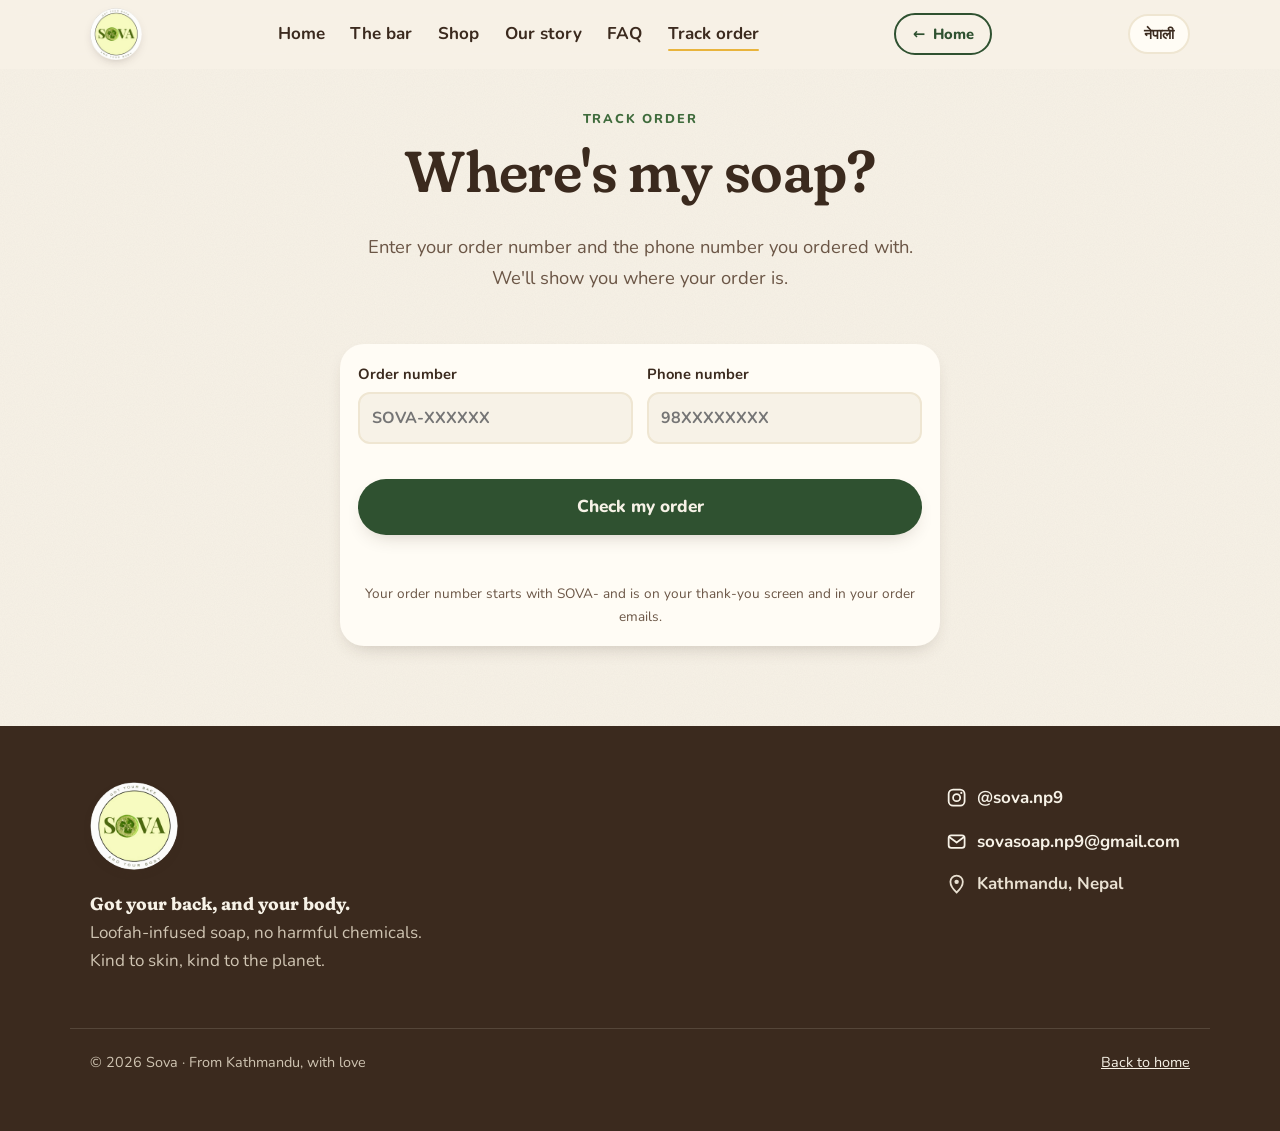
<file: track.html>
<!DOCTYPE html>
<html lang="en">
<head>
  <meta charset="utf-8">
  <meta name="viewport" content="width=device-width, initial-scale=1">
  <title>Track your order | Sova Loofah Soap</title>
  <meta name="description" content="Check where your Sova soap order is: enter your order number and phone number.">
  <meta name="robots" content="noindex">
  <meta name="theme-color" content="#F7F2E7">
  <meta name="color-scheme" content="light">
  <!-- Security: only this site's own files load; this page may only talk to our Google Sheet. -->
  <meta http-equiv="Content-Security-Policy" content="default-src 'none'; script-src 'self' 'sha256-BGCoihfCnd8b1jaNZi6YpOGKaD6J6F6xIiSTYp5pUF8='; style-src 'self'; font-src 'self'; img-src 'self' data:; manifest-src 'self'; connect-src https://script.google.com https://script.googleusercontent.com; base-uri 'none'; form-action 'none'; object-src 'none'; require-trusted-types-for 'script'; trusted-types 'none'; upgrade-insecure-requests">
  <meta name="referrer" content="strict-origin-when-cross-origin">

  <link rel="icon" href="assets/favicon-64.png" sizes="64x64" type="image/png">
  <link rel="icon" href="assets/favicon-32.png" sizes="32x32" type="image/png">
  <link rel="apple-touch-icon" href="assets/apple-touch-icon.png">

  <script>document.documentElement.classList.add("js");try{if(/[?&]lang=ne\b/.test(location.search)||(!/[?&]lang=en\b/.test(location.search)&&localStorage.getItem("sova-lang")==="ne"))document.documentElement.classList.add("i18n-pending")}catch(e){}</script>
  <link rel="stylesheet" href="style.css?v=b4136490">
  <script src="script.js?v=045f5d17" defer></script>
  <script src="i18n-ne.js?v=f8f5d102" defer></script>
  <script src="i18n.js?v=e7167582" defer></script>
  <script src="config.js?v=aebdfce5" defer></script>
  <script src="track.js?v=844eeb11" defer></script>
</head>
<body class="shop-page track-page" id="top">
  <a class="skip-link" href="#main">Skip to content</a>

  <header class="site-header">
    <nav class="nav container" aria-label="Main">
      <a class="logo" href="index.html" aria-label="Sova home">
        <img class="logo-img" src="assets/logo.png" width="52" height="52" alt="Sova logo">
      </a>
      <ul class="nav-links" id="nav-links">
        <li><a href="index.html">Home</a></li>
        <li><a href="index.html#product">The bar</a></li>
        <li><a href="shop.html">Shop</a></li>
        <li><a href="index.html#story">Our story</a></li>
        <li><a href="index.html#faq">FAQ</a></li>
        <li><a href="track.html" aria-current="page">Track order</a></li>
      </ul>
      <a class="btn btn-small btn-ghost back-home" href="index.html"><span aria-hidden="true">←</span> Home</a>
      <button class="lang-btn" type="button" data-no-i18n aria-label="नेपालीमा हेर्नुहोस् (View in Nepali)"><span class="lang-btn-text" lang="ne">नेपाली</span></button>
      <button class="nav-toggle" type="button" aria-expanded="false" aria-controls="nav-links">
        <span class="nav-toggle-bars" aria-hidden="true"></span><span class="sr-only">Open menu</span>
      </button>
    </nav>
  </header>

  <main id="main">
    <section class="sp-hero">
      <div class="container">
        <p class="eyebrow">Track order</p>
        <h1>Where's my soap?</h1>
        <p class="lead">Enter your order number and the phone number you ordered with. We'll show you where your order is.</p>
      </div>
    </section>

    <noscript>
      <div class="container"><p class="noscript-note">Order tracking needs JavaScript, which is switched off in your browser. To ask about your order, message us on Instagram <a href="https://www.instagram.com/sova.np9" target="_blank" rel="noopener noreferrer">@sova.np9</a> or email <a href="mailto:sovasoap.np9@gmail.com">sovasoap.np9@gmail.com</a>.</p></div>
    </noscript>

    <div class="container tr-wrap">
      <form class="tr-form sp-fields" id="track-form" novalidate>
        <label>Order number
          <input type="text" id="t-ref" maxlength="16" autocomplete="off" autocapitalize="characters" spellcheck="false" placeholder="SOVA-XXXXXX">
          <span class="sp-err" id="e-ref"></span>
        </label>
        <label>Phone number
          <input type="tel" id="t-phone" maxlength="20" autocomplete="tel" inputmode="tel" placeholder="98XXXXXXXX">
          <span class="sp-err" id="e-tphone"></span>
        </label>
        <button type="submit" class="btn btn-leaf btn-big tr-go sp-wide">Check my order</button>
        <p class="tr-status sp-wide" role="status" aria-live="polite"></p>
        <p class="tr-hint sp-wide">Your order number starts with SOVA- and is on your thank-you screen and in your order emails.</p>
      </form>

      <section class="tr-result" id="tr-result" hidden tabindex="-1" aria-labelledby="tr-title">
        <h2 id="tr-title">Order <span class="tr-ref" data-no-i18n></span></h2>
        <p class="tr-placed">Ordered on <span class="tr-date" data-no-i18n></span></p>
        <ol class="tr-steps">
          <li><span class="tr-dot" aria-hidden="true"></span><span class="tr-name">Received</span></li>
          <li><span class="tr-dot" aria-hidden="true"></span><span class="tr-name">Confirmed</span></li>
          <li><span class="tr-dot" aria-hidden="true"></span><span class="tr-name">On the way</span></li>
          <li><span class="tr-dot" aria-hidden="true"></span><span class="tr-name">Delivered</span></li>
        </ol>
        <p class="tr-msg"></p>
        <p class="tr-help">Questions about this order? <a href="https://www.instagram.com/sova.np9" target="_blank" rel="noopener noreferrer">DM @sova.np9<span class="sr-only"> on Instagram (opens in a new tab)</span></a></p>
        <div class="sp-done-ctas">
          <a class="btn btn-ghost" href="shop.html">Order more soap</a>
        </div>
      </section>
    </div>
  </main>

  <footer class="site-footer">
    <div class="container footer-grid">
      <div>
        <a class="logo" href="index.html" aria-label="Sova home">
          <img class="logo-img logo-footer" src="assets/logo.png" width="88" height="88" alt="Sova logo" loading="lazy">
        </a>
        <p class="footer-tag"><strong>Got your back, and your body.</strong><br>Loofah-infused soap, no harmful chemicals. Kind to skin, kind to the planet.</p>
      </div>
      <ul class="footer-links">
        <li>
          <a href="https://www.instagram.com/sova.np9" target="_blank" rel="noopener noreferrer">
            <svg class="ig-icon" aria-hidden="true" viewBox="0 0 24 24"><use href="#i-ig"/></svg>
            @sova.np9<span class="sr-only"> on Instagram (opens in a new tab)</span>
          </a>
        </li>
        <li>
          <a href="mailto:sovasoap.np9@gmail.com">
            <svg class="ig-icon" aria-hidden="true" viewBox="0 0 24 24"><rect x="3" y="5" width="18" height="14" rx="3" fill="none" stroke="currentColor" stroke-width="2"/><path d="M4 7l8 6 8-6" fill="none" stroke="currentColor" stroke-width="2" stroke-linecap="round" stroke-linejoin="round"/></svg>
            sovasoap.np9@gmail.com<span class="sr-only"> (send us an email)</span>
          </a>
        </li>
        <li>
          <svg class="ig-icon" aria-hidden="true" viewBox="0 0 24 24"><path d="M12 22s7-6.2 7-12a7 7 0 0 0-14 0c0 5.8 7 12 7 12z" fill="none" stroke="currentColor" stroke-width="2"/><circle cx="12" cy="10" r="2.5" fill="currentColor"/></svg>
          Kathmandu, Nepal
        </li>
      </ul>
    </div>
    <div class="container footer-bottom">
      <p>© <span data-year>2026</span> Sova · From Kathmandu, with love</p>
      <a href="index.html">Back to home</a>
    </div>
  </footer>

  <svg class="sprite" width="0" height="0" aria-hidden="true">
    <symbol id="i-ig" viewBox="0 0 24 24"><rect x="3" y="3" width="18" height="18" rx="5" fill="none" stroke="currentColor" stroke-width="2"/><circle cx="12" cy="12" r="4" fill="none" stroke="currentColor" stroke-width="2"/><circle cx="17.3" cy="6.7" r="1.2" fill="currentColor"/></symbol>
  </svg>
</body>
</html>
</file>
<file: style.css>
/* ==========================================================================
   Sova — style.css
   Colours live in :root below. Change them there and the whole site updates.
   ========================================================================== */

/* ---------- Fonts (served from this site; all three are open-source, SIL Open Font License) ---------- */
@font-face {
  font-family: "Fraunces"; font-style: normal; font-weight: 500 700; font-display: swap;
  src: url("assets/fonts/fraunces-latin.woff2") format("woff2");
  unicode-range: U+0000-00FF, U+0131, U+0152-0153, U+02BB-02BC, U+02C6, U+02DA, U+02DC, U+0304, U+0308, U+0329, U+2000-206F, U+20AC, U+2122, U+2191, U+2193, U+2212, U+2215, U+FEFF, U+FFFD;
}
@font-face {
  font-family: "Nunito"; font-style: normal; font-weight: 400 800; font-display: swap;
  src: url("assets/fonts/nunito-latin.woff2") format("woff2");
  unicode-range: U+0000-00FF, U+0131, U+0152-0153, U+02BB-02BC, U+02C6, U+02DA, U+02DC, U+0304, U+0308, U+0329, U+2000-206F, U+20AC, U+2122, U+2191, U+2193, U+2212, U+2215, U+FEFF, U+FFFD;
}
@font-face {
  font-family: "Mukta"; font-style: normal; font-weight: 600; font-display: swap;
  src: url("assets/fonts/mukta-devanagari.woff2") format("woff2");
  unicode-range: U+0900-097F, U+1CD0-1CF4, U+1CF7-1CF9, U+200C-200D, U+20A8, U+20B9, U+20F0, U+25CC, U+A830-A839, U+A8E0-A8FF, U+11B00-11B0A;
}

:root {
  /* Brand palette */
  --cream: #F7F2E7;        /* page background */
  --oat: #EFE6D2;          /* alternate section background */
  --paper: #FFFCF5;        /* cards */
  --sage: #A9BFA0;
  --sage-soft: #DDE7D5;
  --leaf: #4E7A4A;
  --leaf-text: #3F6B3C;     /* small green labels: dark enough to read on every background */
  --leaf-deep: #2F5130;    /* primary buttons, headings accents */
  --bark: #7A5638;
  --bark-deep: #3B2A1E;    /* body text */
  --bark-soft: #6B5646;    /* muted text */
  --turmeric: #E9B43C;
  --turmeric-soft: #F6E2A8;

  /* Type */
  --font-display: "Fraunces", "Georgia", serif;
  --font-body: "Nunito", system-ui, -apple-system, "Segoe UI", sans-serif;

  /* Shape & rhythm */
  --radius: 28px;
  --radius-sm: 16px;
  --shadow: 0 18px 40px -18px rgba(59, 42, 30, .35);
  --shadow-sm: 0 8px 20px -10px rgba(59, 42, 30, .3);
  --gutter: 20px;
  --section-y: clamp(64px, 10vw, 120px);
  --ease: cubic-bezier(.2, .8, .2, 1);
}

/* ---------- Base ---------- */
*, *::before, *::after { box-sizing: border-box; }
html { scroll-behavior: smooth; -webkit-text-size-adjust: 100%; scroll-padding-top: 84px; /* keeps headings clear of the sticky header */ }
@media (prefers-reduced-motion: reduce) { html { scroll-behavior: auto; } }

body {
  margin: 0;
  font-family: var(--font-body);
  font-size: 1.0625rem;
  line-height: 1.65;
  color: var(--bark-deep);
  background-color: var(--cream);
  /* subtle paper grain */
  background-image: url("data:image/svg+xml,%3Csvg xmlns='http://www.w3.org/2000/svg' width='160' height='160'%3E%3Cfilter id='n'%3E%3CfeTurbulence type='fractalNoise' baseFrequency='.9' numOctaves='2' stitchTiles='stitch'/%3E%3CfeColorMatrix values='0 0 0 0 .23 0 0 0 0 .16 0 0 0 0 .1 0 0 0 .05 0'/%3E%3C/filter%3E%3Crect width='100%25' height='100%25' filter='url(%23n)'/%3E%3C/svg%3E");
  overflow-x: hidden;
}

img { max-width: 100%; height: auto; display: block; }
a { color: var(--leaf-deep); }
button { font: inherit; color: inherit; }

h1, h2, h3 {
  font-family: var(--font-display);
  font-variation-settings: "SOFT" 100;
  font-weight: 600;
  line-height: 1.1;
  letter-spacing: -.01em;
  margin: 0 0 .5em;
  color: var(--bark-deep);
}
h1 { font-size: clamp(2.6rem, 9vw, 4.6rem); }
h2 { font-size: clamp(2rem, 6vw, 3rem); }
h3 { font-size: 1.35rem; }
p { margin: 0 0 1em; }

.container { width: 100%; max-width: 1140px; margin: 0 auto; padding: 0 var(--gutter); }
.center { text-align: center; }
.sr-only {
  position: absolute !important; width: 1px; height: 1px; padding: 0; margin: -1px;
  overflow: hidden; clip: rect(0 0 0 0); white-space: nowrap; border: 0;
}

/* Focus: always visible for keyboard users */
:focus { outline: none; }
:focus-visible {
  outline: 3px solid var(--leaf-deep);
  outline-offset: 3px;
  border-radius: 10px;
  box-shadow: 0 0 0 6px var(--turmeric-soft);
}

.skip-link {
  position: absolute; left: 12px; top: -60px; z-index: 100;
  background: var(--leaf-deep); color: var(--cream); padding: 10px 16px;
  border-radius: 999px; font-weight: 700; text-decoration: none;
  transition: top .2s;
}
.skip-link:focus { top: 12px; }

.eyebrow {
  font-weight: 800; font-size: .8rem; letter-spacing: .14em; text-transform: uppercase;
  color: var(--leaf-text); margin-bottom: .8em;
}

/* ---------- Buttons ---------- */
.btn {
  display: inline-flex; align-items: center; justify-content: center; gap: .55em;
  min-height: 48px; padding: .75em 1.4em;
  border-radius: 999px; border: 2px solid transparent;
  font-weight: 800; font-size: 1rem; text-decoration: none; line-height: 1.1;
  cursor: pointer;
  transition: transform .25s var(--ease), box-shadow .25s var(--ease), background-color .2s;
}
.btn:hover { transform: translateY(-2px); }
.btn:active { transform: translateY(0) scale(.98); }
.btn[disabled] { opacity: .45; cursor: not-allowed; transform: none; }
.btn-big { min-height: 56px; padding: .9em 1.7em; font-size: 1.08rem; }
.btn-small { min-height: 42px; padding: .55em 1.1em; font-size: .92rem; }
.btn-leaf { background: var(--leaf-deep); color: var(--cream); box-shadow: var(--shadow-sm); }
.btn-leaf:hover { background: #24412A; box-shadow: var(--shadow); }
.btn-turmeric { background: var(--turmeric); color: var(--bark-deep); box-shadow: var(--shadow-sm); }
.btn-turmeric:hover { background: #F0BF4C; box-shadow: var(--shadow); }
.btn-ghost { background: transparent; color: var(--leaf-deep); border-color: currentColor; }
.btn-ghost:hover { background: var(--sage-soft); }
.ig-icon { width: 1.25em; height: 1.25em; flex: none; }

/* ---------- Header ---------- */
.site-header {
  position: sticky; top: 0; z-index: 50;
  background: rgba(247, 242, 231, .86);
  -webkit-backdrop-filter: blur(10px); backdrop-filter: blur(10px);
  border-bottom: 1px solid transparent;
  transition: border-color .3s, box-shadow .3s;
}
.site-header.is-scrolled { border-color: rgba(59, 42, 30, .08); box-shadow: 0 6px 20px -16px rgba(59,42,30,.5); }
.nav { display: flex; align-items: center; justify-content: space-between; gap: 16px; height: 68px; }
.logo-img { width: 52px; height: 52px; border-radius: 50%; box-shadow: 0 4px 12px -6px rgba(59,42,30,.4); transition: transform .3s var(--ease); }
.logo:hover .logo-img { transform: rotate(-8deg); }
.logo-footer { width: 88px; height: 88px; }
.logo { display: inline-flex; align-items: center; gap: 8px; text-decoration: none; color: var(--leaf-deep); }
.logo-text {
  font-family: var(--font-display); font-variation-settings: "SOFT" 100;
  font-weight: 700; font-size: 1.75rem; letter-spacing: -.02em; line-height: 1;
}
.nav-links { display: none; list-style: none; margin: 0; padding: 0; gap: clamp(16px, 2vw, 28px); }
.nav-links a { white-space: nowrap; text-decoration: none; font-weight: 700; color: var(--bark-deep); position: relative; padding: 6px 0; }
.nav-links a::after {
  content: ""; position: absolute; left: 0; right: 0; bottom: 0; height: 2px; border-radius: 2px;
  background: var(--turmeric); transform: scaleX(0); transform-origin: left; transition: transform .25s var(--ease);
}
.nav-links a:hover::after { transform: scaleX(1); }
@media (min-width: 1080px) { .nav-links { display: flex; } }

/* Phone and tablet menu (below 1080px): ☰ button opens the links as a panel under the header */
.nav-toggle {
  display: none; flex: none; width: 44px; height: 44px; border-radius: 50%; cursor: pointer;
  border: 2px solid var(--leaf-deep); background: transparent; color: var(--leaf-deep);
  align-items: center; justify-content: center; padding: 0;
}
.js .nav-toggle { display: inline-flex; }
.nav-toggle-bars, .nav-toggle-bars::before, .nav-toggle-bars::after {
  display: block; width: 18px; height: 2px; border-radius: 2px; background: currentColor;
  transition: transform .25s var(--ease), opacity .2s;
}
.nav-toggle-bars { position: relative; }
.nav-toggle-bars::before, .nav-toggle-bars::after { content: ""; position: absolute; left: 0; }
.nav-toggle-bars::before { top: -6px; }
.nav-toggle-bars::after { top: 6px; }
.is-menu-open .nav-toggle-bars { background: transparent; }
.is-menu-open .nav-toggle-bars::before { transform: translateY(6px) rotate(45deg); }
.is-menu-open .nav-toggle-bars::after { transform: translateY(-6px) rotate(-45deg); }
@media (max-width: 1079.98px) {
  .nav { gap: 10px; }
  .nav .logo { margin-right: auto; }
  .is-menu-open .nav-links {
    display: flex; flex-direction: column; gap: 0;
    position: absolute; left: 0; right: 0; top: 100%;
    background: var(--cream); padding: 6px var(--gutter) 14px;
    border-bottom: 1px solid rgba(59, 42, 30, .1); box-shadow: 0 18px 30px -22px rgba(59, 42, 30, .55);
  }
  .is-menu-open .nav-links a { display: block; padding: 13px 4px; font-size: 1.05rem; border-bottom: 1px solid var(--oat); }
  .is-menu-open .nav-links li:last-child a { border-bottom: 0; }
  .is-menu-open .nav-links a::after { display: none; }
}
@media (min-width: 1080px) { .js .nav-toggle { display: none; } }

/* ---------- Hero ---------- */
.hero { position: relative; padding: 32px 0 96px; overflow: hidden; }
.hero-grid { position: relative; z-index: 2; display: grid; gap: 28px; align-items: center; }
.hero-copy { text-align: center; }
.hero h1 em { font-style: italic; color: var(--leaf); display: block; }
.lead { font-size: 1.15rem; max-width: 34ch; margin-inline: auto; color: var(--bark-soft); }
.namaste {
  display: inline-block; background: var(--turmeric-soft); color: var(--bark-deep);
  padding: .2em .7em; border-radius: 999px; margin-right: .4em; letter-spacing: .06em;
}
.hero-ctas { display: flex; flex-wrap: wrap; justify-content: center; gap: 12px; margin: 26px 0 18px; }
.hero-ctas .btn { flex: 1 1 220px; max-width: 320px; }
.hero-price { font-size: .95rem; color: var(--bark-soft); }
.price-chip {
  display: inline-block; font-weight: 800; color: var(--leaf-deep);
  background: var(--sage-soft); padding: .15em .65em; border-radius: 999px;
}

.hero-visual { position: relative; width: min(100%, 460px); margin: 0 auto; aspect-ratio: 1; }
.hero-img {
  position: relative; z-index: 2; width: 86%; margin: 7%;
  border-radius: 42% 58% 55% 45% / 48% 42% 58% 52%;
  box-shadow: var(--shadow);
  animation: bob 6s ease-in-out infinite;
}
.blob {
  position: absolute; z-index: 1; inset: 0;
  border-radius: 58% 42% 46% 54% / 52% 58% 42% 48%;
  animation: morph 14s ease-in-out infinite;
}
.blob-hero { background: radial-gradient(circle at 30% 30%, var(--sage-soft), var(--sage)); }
.sticker {
  position: absolute; z-index: 3; right: 0; top: 6%;
  font-family: var(--font-display); font-variation-settings: "SOFT" 100;
  font-weight: 700; font-size: .95rem; line-height: 1.1; text-align: center;
  background: var(--turmeric); color: var(--bark-deep);
  width: 92px; height: 92px; border-radius: 50%;
  display: grid; place-items: center; transform: rotate(12deg);
  box-shadow: var(--shadow-sm);
  animation: wiggle 5s ease-in-out infinite;
}
.wave { position: absolute; left: 0; bottom: -1px; width: 100%; height: 60px; z-index: 2; }

@media (min-width: 900px) {
  .hero { padding: 56px 0 120px; }
  .hero-grid { grid-template-columns: 1.05fr .95fr; gap: 48px; }
  .hero-copy { text-align: left; }
  .lead { margin-inline: 0; }
  .hero-ctas { justify-content: flex-start; }
  .hero-ctas .btn { flex: 0 0 auto; }
  .hero-visual { width: 100%; max-width: 500px; }
  .sticker { width: 108px; height: 108px; font-size: 1.05rem; }
}

/* Floating leaves & bubbles (created by script.js) */
.hero-float { position: absolute; inset: 0; z-index: 1; pointer-events: none; overflow: hidden; }
.floater {
  position: absolute; bottom: -60px; opacity: 0;
  animation: drift var(--dur, 16s) linear var(--delay, 0s) infinite;
  will-change: transform, opacity;
}
.floater.bubble {
  width: var(--size); height: var(--size); border-radius: 50%;
  background: radial-gradient(circle at 32% 30%, rgba(255,255,255,.95), rgba(255,255,255,.25) 40%, rgba(169,191,160,.25) 70%);
  border: 1px solid rgba(255,255,255,.7);
}
.floater.leaf { width: var(--size); height: var(--size); color: var(--sage); }
.floater.leaf svg { width: 100%; height: 100%; }

@keyframes drift {
  0%   { transform: translate3d(0, 0, 0) rotate(0); opacity: 0; }
  10%  { opacity: var(--op, .7); }
  50%  { transform: translate3d(var(--sway, 30px), -55vh, 0) rotate(160deg); }
  90%  { opacity: var(--op, .7); }
  100% { transform: translate3d(0, -110vh, 0) rotate(320deg); opacity: 0; }
}
@keyframes bob { 0%, 100% { transform: translateY(0); } 50% { transform: translateY(-10px); } }
@keyframes morph {
  0%, 100% { border-radius: 58% 42% 46% 54% / 52% 58% 42% 48%; }
  50%      { border-radius: 44% 56% 60% 40% / 46% 42% 58% 54%; }
}
@keyframes wiggle { 0%, 100% { transform: rotate(12deg); } 50% { transform: rotate(4deg) scale(1.04); } }

/* ---------- Sections ---------- */
.section { padding: var(--section-y) 0; position: relative; }
.section-head { text-align: center; max-width: 640px; margin: 0 auto 44px; }
.section-sub { color: var(--bark-soft); }

/* Why */
.why { background: var(--oat); }
.benefits { list-style: none; margin: 0; padding: 0; display: grid; gap: 18px; }
.benefit {
  background: var(--paper); border-radius: var(--radius); padding: 28px 24px;
  text-align: center; box-shadow: var(--shadow-sm);
  transition: transform .35s var(--ease);
}
.benefit:hover { transform: translateY(-6px) rotate(-.6deg); }
.benefit-icon { display: inline-block; width: 72px; height: 72px; margin-bottom: 10px; }
.benefit p { color: var(--bark-soft); margin: 0; }
@media (min-width: 720px) { .benefits { grid-template-columns: repeat(3, 1fr); gap: 24px; } }

/* Product */
.product-grid { display: grid; gap: 40px; align-items: center; }
@media (min-width: 900px) { .product-grid { grid-template-columns: 1fr 1fr; gap: 64px; } }

.product-card-wrap { width: min(100%, 440px); margin: 0 auto; }
.product-card {
  position: relative; display: block; width: 100%; padding: 18px; border: 0; cursor: pointer;
  background: transparent; text-align: left; border-radius: var(--radius);
  -webkit-tap-highlight-color: transparent;
}
.product-card-bg {
  position: absolute; inset: 0; border-radius: var(--radius);
  background: var(--sage-soft); transform: rotate(-3deg);
  transition: transform .5s var(--ease), background-color .4s;
}
.product-card img {
  position: relative; border-radius: calc(var(--radius) - 8px); box-shadow: var(--shadow);
  transition: transform .5s var(--ease), opacity .5s var(--ease);
}
.product-card .peek-img {
  position: absolute; top: 18px; left: 18px; width: calc(100% - 36px); height: calc(100% - 36px);
  object-fit: cover; opacity: 0; box-shadow: none;
}
.product-card:hover .peek-img,
.product-card[aria-pressed="true"] .peek-img { opacity: 1; }
.product-card-badge {
  position: absolute; left: 34px; right: 34px; top: 34px; z-index: 2;
  background: var(--paper); border-radius: var(--radius-sm); padding: 14px 16px;
  box-shadow: var(--shadow-sm); display: grid; gap: 2px; font-size: .95rem; line-height: 1.4;
  opacity: 0; transform: translateY(-16px) scale(.96);
  transition: opacity .35s var(--ease), transform .45s var(--ease);
}
.product-card-badge strong { font-family: var(--font-display); font-size: 1.15rem; color: var(--leaf-deep); }
.tap-hint {
  position: absolute; top: 30px; left: 30px; z-index: 2;
  background: var(--turmeric); color: var(--bark-deep); font-weight: 800; font-size: .78rem;
  padding: .35em .8em; border-radius: 999px; box-shadow: var(--shadow-sm);
  transition: opacity .3s;
}
.product-card:hover .product-card-bg,
.product-card[aria-pressed="true"] .product-card-bg { transform: rotate(3deg) scale(1.02); background: var(--sage); }
.product-card:hover img,
.product-card[aria-pressed="true"] img { transform: translateY(-8px) rotate(-1.5deg); }
.product-card:hover .product-card-badge,
.product-card[aria-pressed="true"] .product-card-badge { opacity: 1; transform: none; }
.product-card:hover .tap-hint,
.product-card[aria-pressed="true"] .tap-hint { opacity: 0; }

.price { display: flex; align-items: baseline; gap: 8px; margin-bottom: 14px; }
.price-big { font-family: var(--font-display); font-weight: 700; font-size: 2.2rem; color: var(--leaf-deep); line-height: 1; }
.price-unit { color: var(--bark-soft); font-weight: 700; }
.ticks { list-style: none; padding: 0; margin: 0 0 18px; display: grid; gap: 10px; }
.ticks li { position: relative; padding-left: 34px; font-weight: 600; }
.ticks li::before {
  content: ""; position: absolute; left: 0; top: .15em; width: 22px; height: 22px; border-radius: 50%;
  background: var(--sage-soft) url("data:image/svg+xml,%3Csvg xmlns='http://www.w3.org/2000/svg' viewBox='0 0 24 24'%3E%3Cpath d='M6 12.5l4 4 8-9' fill='none' stroke='%232F5130' stroke-width='3' stroke-linecap='round' stroke-linejoin='round'/%3E%3C/svg%3E") center/14px no-repeat;
}
.note { font-size: .95rem; color: var(--bark-soft); background: var(--oat); padding: 10px 14px; border-radius: 12px; }

/* Scent cards — minimal */
.scents { list-style: none; margin: 4px 0 24px; padding: 0; display: grid; grid-template-columns: 1fr 1fr; gap: 14px; }
.scent { --scent: #A8445C; --scent-soft: #FBE9EC; display: flex; flex-direction: column; background: var(--paper); border-radius: 22px; overflow: hidden; box-shadow: 0 1px 0 rgba(59,42,30,.04), 0 12px 28px -18px rgba(59,42,30,.35); }
.scent-vanilla { --scent: #84601E; --scent-soft: #F7EEDC; }
.scent-photo { position: relative; margin: 0; aspect-ratio: 4 / 3; overflow: hidden; background: var(--oat); }
.scent-photo img { width: 100%; height: 100%; object-fit: cover; transition: transform .6s var(--ease); }
.scent:hover .scent-photo img { transform: scale(1.05); }
.scent-tag {
  position: absolute; left: 10px; top: 10px;
  background: rgba(255, 252, 245, .92); color: var(--scent);
  font-weight: 800; font-size: .7rem; letter-spacing: .12em; text-transform: uppercase;
  padding: .35em .75em; border-radius: 999px;
  -webkit-backdrop-filter: blur(4px); backdrop-filter: blur(4px);
}
.scent-body { padding: 14px 16px 16px; flex: 1; display: flex; flex-direction: column; }
.scent h3 { font-size: 1.12rem; margin: 0 0 .2em; }
.scent-body > p { font-size: .92rem; line-height: 1.45; color: var(--bark-soft); margin: 0 0 .6em; }
.scent details { margin-top: auto; font-size: .85rem; border-top: 1px solid var(--oat); padding-top: 8px; }
.scent summary {
  cursor: pointer; font-weight: 700; color: var(--bark-soft); list-style: none;
  display: flex; justify-content: space-between; align-items: center; border-radius: 6px;
}
.scent summary::-webkit-details-marker { display: none; }
.scent summary::after { content: "+"; font-size: 1.15em; color: var(--scent); transition: transform .25s var(--ease); }
.scent details[open] summary::after { transform: rotate(45deg); }
.scent details p { color: var(--bark-deep); margin: 6px 0 0; line-height: 1.5; }
@media (max-width: 380px) { .scents { gap: 10px; } .scent-body { padding: 12px; } .scent h3 { font-size: 1rem; } }

/* How to use */
.howto { margin-top: 72px; }
.howto-head { display: flex; align-items: center; justify-content: center; gap: 14px; margin-bottom: 22px; }
.howto-head h3 { margin: 0; font-size: clamp(1.5rem, 4vw, 1.9rem); }
.howto-toggle {
  border: 2px solid var(--sage); background: var(--paper); border-radius: 999px;
  padding: .3em .9em; font-weight: 800; font-size: .82rem; cursor: pointer; min-height: 36px;
}
.howto-toggle .when-paused { display: none; }
.howto-toggle[aria-pressed="false"] .when-playing { display: none; }
.howto-toggle[aria-pressed="false"] .when-paused { display: inline; }

.howto-steps { list-style: none; margin: 0; padding: 0; display: grid; gap: 14px; }
.howto-btn {
  width: 100%; height: 100%; display: grid; grid-template-columns: 96px 1fr; grid-template-rows: auto auto;
  column-gap: 16px; align-items: center; text-align: left;
  background: var(--paper); border: 2px solid transparent; border-radius: var(--radius-sm);
  padding: 14px 16px; cursor: pointer; box-shadow: var(--shadow-sm);
  transition: border-color .3s, transform .3s var(--ease), background-color .3s;
}
.howto-btn > .howto-anim { grid-row: 1 / span 3; }
.howto-btn strong { font-family: var(--font-display); font-size: 1.15rem; }
.howto-btn span:last-child { color: var(--bark-soft); font-size: .95rem; line-height: 1.45; }
.howto-num {
  width: 28px; height: 28px; border-radius: 50%; display: grid; place-items: center;
  background: var(--oat); font-weight: 800; font-size: .85rem; transition: background-color .3s, color .3s;
}
.howto-step.is-active .howto-btn { border-color: var(--sage); background: #FBFAF2; transform: translateY(-3px); }
.howto-step.is-active .howto-num { background: var(--leaf-deep); color: var(--cream); }
.howto-anim { width: 96px; height: 72px; border-radius: 14px; background: var(--sage-soft); display: block; overflow: hidden; }
.howto-anim svg { width: 100%; height: 100%; }
@media (min-width: 760px) {
  .howto-steps { grid-template-columns: repeat(3, 1fr); gap: 20px; }
  .howto-btn { grid-template-columns: 1fr; grid-template-rows: auto; text-align: center; justify-items: center; row-gap: 8px; padding: 20px; }
  .howto-btn > .howto-anim { grid-row: auto; width: 100%; height: 120px; }
}

/* SVG mini-animation parts */
.howto-anim .bar { fill: #E7D8BD; stroke: var(--bark); stroke-width: 2; }
.howto-anim .drop { fill: #8EC3D9; opacity: 0; }
.howto-anim .bub { fill: #fff; stroke: #C9D8E0; stroke-width: 1.5; opacity: 0; }
.howto-anim .loofah-lines { fill: none; stroke: var(--bark); stroke-width: 1.6; stroke-linecap: round; opacity: .6; }
.howto-anim .water { fill: none; stroke: #8EC3D9; stroke-width: 5; stroke-linecap: round; opacity: .35; }
.howto-anim .sparkle { fill: var(--turmeric); opacity: .35; transform-origin: 60px 26px; }

.is-active .drop { animation: drop 1.4s ease-in infinite; }
.is-active .d2 { animation-delay: .35s; }
.is-active .d3 { animation-delay: .7s; }
.is-active .scrub { animation: scrub .9s ease-in-out infinite; }
.is-active .bub { animation: bubble 1.8s ease-out infinite; }
.is-active .b2 { animation-delay: .5s; }
.is-active .b3 { animation-delay: 1s; }
.is-active .water { opacity: 1; animation: wave 1.6s ease-in-out infinite; }
.is-active .w2 { animation-delay: .4s; }
.is-active .sparkle { opacity: 1; animation: twinkle 1.6s ease-in-out infinite; }
.howto.is-paused * { animation-play-state: paused !important; }

@keyframes drop { 0% { transform: translateY(-10px); opacity: 0; } 20% { opacity: 1; } 80% { opacity: 1; } 100% { transform: translateY(34px); opacity: 0; } }
@keyframes scrub { 0%, 100% { transform: translateX(-6px); } 50% { transform: translateX(6px); } }
@keyframes bubble { 0% { transform: translateY(10px) scale(.4); opacity: 0; } 30% { opacity: 1; } 100% { transform: translateY(-26px) scale(1.1); opacity: 0; } }
@keyframes wave { 0%, 100% { transform: translateX(-8px); } 50% { transform: translateX(8px); } }
@keyframes twinkle { 0%, 100% { transform: scale(.7) rotate(0); } 50% { transform: scale(1.15) rotate(20deg); } }

/* ---------- Shop (shared basket bits) ---------- */
.qty { display: flex; align-items: center; gap: 4px; background: var(--cream); border-radius: 999px; padding: 4px; }
.qty-btn {
  width: 40px; height: 40px; border-radius: 50%; border: 0; cursor: pointer;
  background: var(--paper); color: var(--leaf-deep); font-size: 1.3rem; font-weight: 800; line-height: 1;
  box-shadow: 0 2px 6px -3px rgba(59,42,30,.4); transition: background-color .2s, transform .15s;
}
.qty-btn:hover { background: var(--sage-soft); }
.qty-btn:active { transform: scale(.92); }
.qty-btn:disabled { opacity: .35; cursor: not-allowed; }
.qty-val { min-width: 26px; text-align: center; font-weight: 800; font-size: 1.05rem; }
.basket { background: var(--paper); border-radius: 26px; padding: 22px 20px; box-shadow: var(--shadow); }
@media (min-width: 900px) { .basket { position: sticky; top: 88px; } }
.basket h3 { font-size: 1.3rem; margin-bottom: .6em; }
.basket-lines { list-style: none; margin: 0; padding: 0; display: grid; gap: 8px; }
.basket-lines li { display: flex; justify-content: space-between; gap: 10px; font-size: .95rem; }
.basket-empty { color: var(--bark-soft); }
.basket-total {
  display: flex; justify-content: space-between; align-items: baseline;
  border-top: 2px dashed var(--oat); margin: 14px 0 4px; padding-top: 12px; font-weight: 700;
}
.basket-total strong { font-family: var(--font-display); font-size: 1.6rem; color: var(--leaf-deep); }
.basket-note { font-size: .82rem; color: var(--bark-soft); margin-bottom: 14px; }
.basket-fields { display: grid; gap: 10px; margin-bottom: 16px; }
.basket-fields label { display: block; font-weight: 700; font-size: .88rem; }
.basket-fields input { display: block; width: 100%; margin-top: 4px; }
.basket-fields label span { font-weight: 600; color: var(--bark-soft); }
.basket-fields input {
  font: inherit; font-size: 1rem; padding: 10px 12px; border-radius: 12px;
  border: 2px solid var(--oat); background: var(--cream); color: var(--bark-deep);
}
.basket-fields input:focus-visible { border-color: var(--leaf); outline: none; box-shadow: 0 0 0 4px var(--sage-soft); }
.basket-send { width: 100%; }
.basket-email { display: block; text-align: center; margin-top: 10px; font-weight: 700; font-size: .92rem; }
.basket-email[aria-disabled="true"] { pointer-events: none; opacity: .4; }
.basket-toast { min-height: 1.4em; margin: 10px 0 0; text-align: center; font-weight: 700; color: var(--leaf); font-size: .92rem; }
.basket-preview { margin-top: 6px; font-size: .88rem; }
.basket-preview summary { cursor: pointer; color: var(--bark-soft); font-weight: 700; }
.basket-msg {
  white-space: pre-wrap; font: inherit; font-size: .88rem; background: var(--cream);
  border-radius: 12px; padding: 10px 12px; margin: 8px 0 0; user-select: all;
}
.basket-whatsapp {
  margin: 14px 0 0; font-size: .85rem; color: var(--leaf-deep);
  background: var(--sage-soft); border-radius: 12px; padding: 10px 12px;
}

.qty-btn:focus-visible { outline-offset: 2px; }

/* Home page "Shop now" band */
.shop-band { padding: 56px 0; background: var(--turmeric-soft); }
.shop-band-inner { display: grid; gap: 18px; align-items: center; }
.shop-band h2 { margin-bottom: .3em; }
.shop-band p { margin: 0; color: var(--bark-soft); max-width: 46ch; }
.shop-band .eyebrow { color: var(--bark); }
@media (min-width: 760px) { .shop-band-inner { grid-template-columns: 1fr auto; gap: 40px; } }
.product-ctas { display: flex; flex-wrap: wrap; gap: 10px; }

/* ---------- Shop page ---------- */
[hidden] { display: none !important; }
.back-home { white-space: nowrap; }
.nav-links a[aria-current="page"]::after { transform: scaleX(1); }
.sp-hero { padding: 40px 0 8px; text-align: center; }
.sp-hero h1 { font-size: clamp(2.3rem, 7vw, 3.6rem); }
.sp-hero .lead { margin-inline: auto; max-width: 52ch; }
.sp-layout { display: grid; gap: 24px; align-items: start; padding-top: 24px; padding-bottom: 80px; }
@media (min-width: 960px) { .sp-layout { grid-template-columns: 1fr 360px; gap: 32px; } .sp-summary { position: sticky; top: 88px; } }
.sp-step { border: 0; margin: 0 0 28px; padding: 0; min-width: 0; }
.sp-step legend {
  display: flex; align-items: center; gap: 10px; padding: 0; margin-bottom: 14px;
  font-family: var(--font-display); font-weight: 600; font-size: 1.4rem; color: var(--bark-deep);
}
.sp-num { width: 32px; height: 32px; border-radius: 50%; display: grid; place-items: center; background: var(--leaf-deep); color: var(--cream); font-family: var(--font-body); font-size: .95rem; font-weight: 800; }
.sp-products { list-style: none; margin: 0; padding: 0; display: grid; gap: 16px; }
@media (min-width: 600px) { .sp-products { grid-template-columns: 1fr 1fr; } }
.sp-product {
  background: var(--paper); border-radius: 24px; overflow: hidden; box-shadow: var(--shadow-sm);
  border: 2px solid transparent; transition: border-color .25s, transform .3s var(--ease);
}
.sp-product.is-picked { border-color: var(--sage); transform: translateY(-2px); }
.sp-product img { width: 100%; aspect-ratio: 4 / 3; object-fit: cover; }
.sp-product-body { padding: 14px 16px 16px; position: relative; }
.sp-product h2 { font-size: 1.2rem; margin: 6px 0 .2em; }
.sp-product p { margin: 0 0 12px; color: var(--bark-soft); font-size: .95rem; }
.sp-product-row { display: flex; justify-content: space-between; align-items: center; gap: 10px; }
.sp-product-row strong { color: var(--leaf-deep); font-size: 1.05rem; }
.sp-tag { display: inline-block; font-weight: 800; font-size: .7rem; letter-spacing: .12em; text-transform: uppercase; padding: .3em .7em; border-radius: 999px; }
.sp-tag-rose { background: #FBE9EC; color: #A8445C; }
.sp-tag-vanilla { background: #F7EEDC; color: #84601E; }

.sp-fields { display: grid; gap: 14px; background: var(--paper); border-radius: 24px; padding: 18px; box-shadow: var(--shadow-sm); }
@media (min-width: 600px) { .sp-fields { grid-template-columns: 1fr 1fr; } .sp-wide { grid-column: 1 / -1; } }
.sp-fields label { display: block; font-weight: 700; font-size: .92rem; }
.sp-opt { font-weight: 600; color: var(--bark-soft); }
.sp-fields input, .sp-fields textarea {
  display: block; width: 100%; margin-top: 6px; font: inherit; font-size: 1rem; padding: 11px 12px;
  border-radius: 12px; border: 2px solid var(--oat); background: var(--cream); color: var(--bark-deep); resize: vertical;
}
.sp-fields input:focus-visible, .sp-fields textarea:focus-visible { border-color: var(--leaf); outline: none; box-shadow: 0 0 0 4px var(--sage-soft); }
.sp-fields [aria-invalid="true"] { border-color: #B3412F; }
.sp-err { display: block; min-height: 1.2em; margin-top: 4px; color: #A0331F; font-size: .85rem; font-weight: 700; }
.sp-hp { position: absolute !important; left: -9999px; width: 1px; height: 1px; overflow: hidden; }
.sp-privacy { font-size: .85rem; color: var(--bark-soft); margin: 10px 4px 0; }

.sp-summary h2 { font-size: 1.35rem; margin-bottom: .6em; }
.sp-place { width: 100%; margin-top: 4px; }
.sp-status { min-height: 1.4em; margin: 10px 0 0; font-weight: 700; color: #A0331F; font-size: .92rem; text-align: center; }
.sp-alt { margin: 12px 0 0; text-align: center; font-size: .9rem; color: var(--bark-soft); }

.sp-done { padding: 48px 20px 96px; outline: none; }
.sp-done-card { max-width: 560px; margin: 0 auto; text-align: center; background: var(--paper); border-radius: 32px; padding: 36px 24px; box-shadow: var(--shadow); }
.sp-done-icon { display: inline-grid; place-items: center; width: 64px; height: 64px; border-radius: 50%; background: var(--leaf-deep); color: var(--cream); font-size: 2rem; margin-bottom: 12px; }
.sp-done-summary { white-space: pre-wrap; font: inherit; background: var(--cream); border-radius: 14px; padding: 12px 14px; text-align: left; }
.sp-done-ctas { display: flex; flex-wrap: wrap; justify-content: center; gap: 10px; margin-top: 18px; }

/* ---------- Eco impact ---------- */
.eco { background: var(--leaf-deep); color: var(--cream); overflow: hidden; }
.eco::before, .eco::after {
  content: ""; position: absolute; border-radius: 50%; background: rgba(169, 191, 160, .12);
}
.eco::before { width: 380px; height: 380px; top: -140px; right: -120px; }
.eco::after { width: 260px; height: 260px; bottom: -120px; left: -80px; }
.eco h2, .eco h3 { color: var(--cream); }
.eco .eyebrow { color: var(--turmeric); }
.eco-grid { list-style: none; margin: 0; padding: 0; display: grid; gap: 18px; position: relative; z-index: 1; }
@media (min-width: 720px) { .eco-grid { grid-template-columns: repeat(3, 1fr); gap: 24px; } }
.eco-item {
  background: rgba(255, 252, 245, .07); border: 1px solid rgba(255, 252, 245, .14);
  border-radius: var(--radius); padding: 28px 24px; text-align: center;
}
.eco-item p { color: #E6E0D0; margin: 0; }
.eco-icon {
  display: grid; place-items: center; width: 96px; height: 96px; margin: 0 auto 14px;
  border-radius: 50%; background: rgba(169, 191, 160, .2);
}
.eco-icon svg { width: 72px; height: 72px; overflow: visible; }

.eco-grow .soil { stroke: var(--bark); stroke-width: 4; stroke-linecap: round; }
.eco-grow .stem { stroke: var(--sage); stroke-width: 4; stroke-linecap: round; fill: none; stroke-dasharray: 40; stroke-dashoffset: 40; }
.eco-grow .leaf-l, .eco-grow .leaf-r { fill: var(--sage); transform: scale(0); }
.eco-grow .leaf-l { transform-origin: 40px 46px; }
.eco-grow .leaf-r { transform-origin: 40px 36px; }
.eco-item.is-visible .stem { animation: grow 1s .3s var(--ease) forwards; }
.eco-item.is-visible .leaf-l { animation: pop .6s 1.1s var(--ease) forwards; }
.eco-item.is-visible .leaf-r { animation: pop .6s 1.4s var(--ease) forwards; }

.eco-plastic .pouf { fill: #CFE1F0; opacity: .85; }
.eco-plastic .pouf-lines { fill: none; stroke: #7FA6C2; stroke-width: 2; stroke-linecap: round; }
.eco-plastic .slash { stroke: var(--turmeric); stroke-width: 6; stroke-linecap: round; stroke-dasharray: 68; stroke-dashoffset: 68; }
.eco-item.is-visible .slash { animation: grow .7s .6s var(--ease) forwards; }
.eco-item.is-visible .pouf { animation: shrink 1s .9s var(--ease) forwards; transform-origin: 40px 40px; }

.eco-local .mtn { fill: var(--sage); }
.eco-local .mtn-snow { fill: var(--cream); }
.eco-local .heart { fill: var(--turmeric); transform-origin: 40px 28px; transform: scale(0); }
.eco-item.is-visible .heart { animation: pop .6s .5s var(--ease) forwards, beat 1.8s 1.4s ease-in-out infinite; }

@keyframes grow { to { stroke-dashoffset: 0; } }
@keyframes pop { 0% { transform: scale(0); } 70% { transform: scale(1.2); } 100% { transform: scale(1); } }
@keyframes shrink { to { opacity: .4; transform: scale(.85); } }
@keyframes beat { 0%, 100% { transform: scale(1); } 50% { transform: scale(1.15); } }

/* ---------- Story ---------- */
.story-grid { display: grid; gap: 40px; align-items: center; }
.story-visual { position: relative; width: min(100%, 420px); margin: 0 auto; padding: 20px; }
.blob-story { background: var(--turmeric-soft); inset: 0; }
.story-visual img { position: relative; z-index: 2; border-radius: 160px 160px var(--radius) var(--radius); box-shadow: var(--shadow); }
.story-copy p { color: var(--bark-soft); }
.signature {
  font-family: var(--font-display); font-style: italic; font-size: 1.2rem;
  color: var(--leaf-deep) !important; margin-top: 1.4em;
}
.signature::before { content: "— "; }
@media (min-width: 900px) {
  .story-grid { grid-template-columns: .9fr 1.1fr; gap: 72px; }
}

/* ---------- Coming soon ---------- */
.soon { background: var(--oat); }
.soon-grid { list-style: none; margin: 0; padding: 0; display: grid; gap: 18px; }
@media (min-width: 720px) { .soon-grid { grid-template-columns: repeat(3, 1fr); gap: 24px; } .flip { aspect-ratio: 4 / 3.4; } }
.flip {
  display: block; width: 100%; aspect-ratio: 16 / 10; padding: 0; border: 0; background: none;
  cursor: pointer; perspective: 1000px; border-radius: var(--radius); text-align: center;
  -webkit-tap-highlight-color: transparent;
}
.flip-inner {
  position: relative; display: block; width: 100%; height: 100%;
  transform-style: preserve-3d; transition: transform .7s var(--ease);
}
.flip[aria-pressed="true"] .flip-inner { transform: rotateY(180deg); }
.flip-face {
  position: absolute; inset: 0; border-radius: var(--radius); padding: 22px;
  display: flex; flex-direction: column; align-items: center; justify-content: center; gap: 8px;
  -webkit-backface-visibility: hidden; backface-visibility: hidden; box-shadow: var(--shadow-sm);
}
.flip-front { background: var(--paper); }
.flip-back { background: var(--tone-soft); transform: rotateY(180deg); color: var(--bark-deep); line-height: 1.5; }
.flip-bar {
  width: 112px; height: 62px; border-radius: 22px; background: var(--tone);
  box-shadow: inset 0 -8px 0 rgba(0,0,0,.12), var(--shadow-sm);
  position: relative; filter: blur(.6px) grayscale(.15); margin-bottom: 6px;
  transition: transform .4s var(--ease);
}
.flip-bar::after {
  content: "?"; position: absolute; inset: 0; display: grid; place-items: center;
  font-family: var(--font-display); font-weight: 700; font-size: 1.8rem; color: rgba(255,255,255,.9);
}
.flip:hover .flip-bar { transform: rotate(-6deg) scale(1.05); }
.flip-name { font-family: var(--font-display); font-weight: 700; font-size: 1.5rem; color: var(--bark-deep); }
.flip-tag {
  font-weight: 800; font-size: .75rem; letter-spacing: .12em; text-transform: uppercase;
  background: var(--tone-soft); color: var(--bark-deep); padding: .3em .8em; border-radius: 999px;
}
.flip-hint { font-size: .85rem; color: var(--bark-soft); font-weight: 700; }

.flip-turmeric { --tone: var(--turmeric); --tone-soft: var(--turmeric-soft); }
.flip-neem { --tone: #6E8B3D; --tone-soft: #E4EBCF; }
.flip-aloe { --tone: var(--leaf); --tone-soft: var(--sage-soft); }
.sprite { position: absolute; }

/* ---------- Instagram ---------- */
.ig-grid { list-style: none; margin: 0 auto 32px; padding: 0; display: grid; grid-template-columns: repeat(3, 1fr); gap: 8px; max-width: 760px; }
@media (min-width: 720px) { .ig-grid { gap: 14px; } }
.ig-grid a { display: block; border-radius: 14px; overflow: hidden; position: relative; }
.ig-grid img { width: 100%; aspect-ratio: 1; object-fit: cover; transition: transform .5s var(--ease); }
.ig-grid a::after {
  content: ""; position: absolute; inset: 0; background: rgba(47, 81, 48, .45)
    url("data:image/svg+xml,%3Csvg xmlns='http://www.w3.org/2000/svg' viewBox='0 0 24 24'%3E%3Crect x='3' y='3' width='18' height='18' rx='5' fill='none' stroke='%23F7F2E7' stroke-width='2'/%3E%3Ccircle cx='12' cy='12' r='4' fill='none' stroke='%23F7F2E7' stroke-width='2'/%3E%3C/svg%3E") center/32px no-repeat;
  opacity: 0; transition: opacity .3s;
}
.ig-grid a:hover img, .ig-grid a:focus-visible img { transform: scale(1.06); }
.ig-grid a:hover::after, .ig-grid a:focus-visible::after { opacity: 1; }

/* ---------- Order ---------- */
.order { padding-bottom: calc(var(--section-y) + 20px); }
.order-card {
  background: var(--paper); border-radius: 36px; padding: 40px 20px; box-shadow: var(--shadow);
  max-width: 820px; margin: 0 auto; position: relative; overflow: hidden;
}
.order-card::before {
  content: ""; position: absolute; width: 220px; height: 220px; right: -80px; top: -80px;
  background: var(--sage-soft); border-radius: 50%;
}
.order-card > * { position: relative; }
.order-card .section-head { margin-bottom: 28px; }
@media (min-width: 720px) { .order-card { padding: 56px 56px; } }

.stepper { max-width: 560px; margin: 0 auto; }
.stepper-track { position: relative; height: 6px; margin: 0 16.66% -21px; background: var(--oat); border-radius: 6px; }
.stepper-fill {
  position: absolute; left: 0; top: 0; bottom: 0; width: 0; border-radius: 6px; background: var(--leaf);
  transition: width .5s var(--ease);
}
.stepper[data-step="1"] .stepper-fill { width: 50%; }
.stepper[data-step="2"] .stepper-fill { width: 100%; }
.stepper-tabs { display: grid; grid-template-columns: repeat(3, 1fr); position: relative; }
.stepper-tabs button {
  display: grid; justify-items: center; gap: 6px; background: none; border: 0; cursor: pointer; padding: 0 4px;
  font-weight: 800; color: var(--bark-soft);
}
.st-dot {
  width: 36px; height: 36px; border-radius: 50%; display: grid; place-items: center;
  background: var(--paper); border: 3px solid var(--oat); color: var(--bark-soft);
  transition: background-color .3s, border-color .3s, color .3s, transform .3s var(--ease);
}
.stepper-tabs button.is-done .st-dot { background: var(--sage); border-color: var(--sage); color: var(--leaf-deep); }
.stepper-tabs button[aria-selected="true"] { color: var(--bark-deep); }
.stepper-tabs button[aria-selected="true"] .st-dot { background: var(--leaf-deep); border-color: var(--leaf-deep); color: var(--cream); transform: scale(1.12); }
.st-label { font-size: .9rem; }
.stepper-panels { margin-top: 24px; min-height: 170px; }
.st-panel {
  text-align: center; background: var(--cream); border-radius: var(--radius-sm); padding: 22px 18px;
  animation: panelIn .45s var(--ease);
}
.st-panel h3 { margin-bottom: .3em; }
.st-panel p { margin: 0; color: var(--bark-soft); }
.st-emoji { font-size: 2rem; display: block; margin-bottom: 6px; }
@keyframes panelIn { from { opacity: 0; transform: translateY(10px); } to { opacity: 1; transform: none; } }
.stepper-nav { display: flex; justify-content: space-between; margin-top: 16px; }

.order-cta { margin-top: 36px; padding-top: 28px; border-top: 2px dashed var(--oat); display: flex; flex-wrap: wrap; justify-content: center; gap: 12px; }
.order-cta .price { margin: 0 0 10px; }

.official-note {
  display: flex; gap: 10px; align-items: flex-start; max-width: 520px; margin: 24px auto 0;
  background: var(--sage-soft); color: var(--leaf-deep); border-radius: var(--radius-sm);
  padding: 12px 14px; font-size: .9rem; line-height: 1.5;
}
.official-note svg { flex: none; margin-top: 2px; }

/* ---------- Footer ---------- */
.site-footer { background: var(--bark-deep); color: #E9E1D2; padding: 56px 0 56px; }
.site-footer a { color: #F7F2E7; }
.footer-grid { display: grid; gap: 28px; }
.logo-light { color: var(--sage); }
.footer-tag strong { color: #F7F2E7; font-family: var(--font-display); font-size: 1.1rem; }
.footer-tag { margin-top: 10px; color: #CFC4B2; max-width: 34ch; }
.footer-links { list-style: none; margin: 0; padding: 0; display: grid; gap: 12px; font-weight: 700; }
.footer-links li { display: flex; align-items: center; gap: 10px; }
.footer-links a { display: inline-flex; align-items: center; gap: 10px; text-decoration: none; min-height: 32px; }
.footer-links a:hover { text-decoration: underline; }
.footer-bottom {
  display: flex; flex-wrap: wrap; justify-content: space-between; gap: 10px;
  margin-top: 36px; padding-top: 22px; border-top: 1px solid rgba(233, 225, 210, .15);
  font-size: .9rem; color: #CFC4B2;
}
.footer-bottom p { margin: 0; }
.site-footer :focus-visible { outline-color: var(--turmeric); box-shadow: none; }
@media (min-width: 720px) {
  .footer-grid { grid-template-columns: 1fr auto; align-items: start; }
  .site-footer { padding-bottom: 56px; }
}

/* ---------- Sticky order button ---------- */
.sticky-order {
  position: fixed; z-index: 60; left: 50%; bottom: max(16px, env(safe-area-inset-bottom));
  display: inline-flex; align-items: center; gap: 8px; white-space: nowrap; padding: 6px; border-radius: 999px;
  background: var(--paper); box-shadow: 0 14px 30px -10px rgba(47, 81, 48, .7), 0 0 0 1px rgba(59, 42, 30, .08);
  transform: translate(-50%, 140%); opacity: 0; visibility: hidden; pointer-events: none;
  transition: transform .45s var(--ease), opacity .3s, visibility 0s .45s;
}
.sticky-order.is-shown { transform: translate(-50%, 0); opacity: 1; visibility: visible; pointer-events: auto; transition: transform .45s var(--ease), opacity .3s; }
.sticky-shop {
  display: inline-flex; align-items: center; min-height: 48px; padding: 0 1.5em; border-radius: 999px;
  background: var(--leaf-deep); color: var(--cream); font-weight: 800; text-decoration: none;
}
.sticky-shop:hover { background: #24412A; }
.sticky-ig {
  display: grid; place-items: center; width: 48px; height: 48px; border-radius: 50%;
  border: 2px solid var(--leaf-deep); color: var(--leaf-deep); background: transparent;
}
.sticky-ig:hover { background: var(--sage-soft); }
.sticky-ig .ig-icon { width: 22px; height: 22px; }
.sticky-shop:focus-visible, .sticky-ig:focus-visible { outline-color: var(--turmeric); }
@media (min-width: 720px) {
  .sticky-order { left: auto; right: 24px; bottom: 24px; transform: translateY(140%); }
  .sticky-order.is-shown { transform: none; }
}

/* ---------- Scroll reveal ---------- */
.js .reveal { opacity: 0; transform: translateY(28px); transition: opacity .8s var(--ease), transform .8s var(--ease); }
.js .reveal.is-visible { opacity: 1; transform: none; }
.benefits .reveal:nth-child(2), .eco-grid .reveal:nth-child(2), .soon-grid .reveal:nth-child(2) { transition-delay: .1s; }
.benefits .reveal:nth-child(3), .eco-grid .reveal:nth-child(3), .soon-grid .reveal:nth-child(3) { transition-delay: .2s; }

/* ---------- Reduced motion ---------- */
@media (prefers-reduced-motion: reduce) {
  *, *::before, *::after { animation-duration: .001ms !important; animation-iteration-count: 1 !important; transition-duration: .001ms !important; }
  .hero-float { display: none; }
  .js .reveal { opacity: 1; transform: none; }
  .eco-grow .stem { stroke-dashoffset: 0; }
  .eco-grow .leaf-l, .eco-grow .leaf-r, .eco-local .heart { transform: none; }
  .eco-plastic .slash { stroke-dashoffset: 0; }
  .is-active .drop, .is-active .bub { opacity: 1; animation: none !important; }
}

/* Shown only if a foreign site frames the page and we can't break out */
html.is-framed body { visibility: hidden; }
.framed-note { visibility: visible; position: fixed; inset: 0; margin: 0; display: grid; place-content: center; text-align: center; padding: 24px; background: var(--cream); font-weight: 700; z-index: 999; }

/* ---------- Nepali touch ---------- */
.np-tag {
  /* The Nepali font (100 KB) is switched on after the page has loaded, so it never slows the first view. */
  font-family: "Noto Sans Devanagari", var(--font-body); font-weight: 600;
  font-size: 1.12rem; color: var(--bark); margin: -4px 0 10px; letter-spacing: .01em;
}

.fonts-late .np-tag { font-family: "Mukta", "Noto Sans Devanagari", var(--font-body); }

/* ---------- Coming soon: Notify me ---------- */
.soon-grid > li { display: grid; gap: 10px; justify-items: center; }
.notify-btn {
  display: inline-flex; align-items: center; gap: 6px; cursor: pointer;
  font: inherit; font-weight: 800; font-size: .92rem; color: var(--leaf-deep);
  background: var(--paper); border: 2px solid var(--sage); border-radius: 999px; padding: 8px 16px; min-height: 42px;
  transition: background-color .2s, transform .2s var(--ease);
}
.notify-btn:hover { background: var(--sage-soft); transform: translateY(-2px); }
.notify {
  max-width: 620px; margin: 28px auto 0; background: var(--paper); border-radius: 26px;
  padding: 22px 20px; box-shadow: var(--shadow);
}
.notify h3 { font-size: 1.3rem; margin-bottom: 12px; text-align: center; }
.notify-pick { border: 0; padding: 0; margin: 0 0 14px; display: flex; flex-wrap: wrap; gap: 8px; justify-content: center; }
.notify-pick legend { width: 100%; text-align: center; font-weight: 700; font-size: .9rem; margin-bottom: 8px; }
.notify-pick label {
  display: inline-flex; align-items: center; gap: 6px; font-weight: 700; cursor: pointer;
  background: var(--cream); border: 2px solid var(--oat); border-radius: 999px; padding: 6px 14px; min-height: 40px;
}
.notify-pick label:has(input:checked) { border-color: var(--leaf); background: var(--sage-soft); }
.notify-pick input { accent-color: var(--leaf-deep); width: 18px; height: 18px; }
.notify-fields { display: grid; gap: 12px; }
@media (min-width: 560px) { .notify-fields { grid-template-columns: 1.2fr 1fr; } }
.notify-fields label { display: block; font-weight: 700; font-size: .9rem; }
.notify-fields input[type="text"] {
  display: block; width: 100%; margin-top: 6px; font: inherit; font-size: 1rem; padding: 10px 12px;
  border-radius: 12px; border: 2px solid var(--oat); background: var(--cream); color: var(--bark-deep);
}
.notify-fields input[type="text"]:focus-visible { border-color: var(--leaf); outline: none; box-shadow: 0 0 0 4px var(--sage-soft); }
.notify-small { font-size: .82rem; color: var(--bark-soft); margin: 10px 0 14px; }
.notify form .btn { width: 100%; }
.notify-status { min-height: 1.3em; margin: 10px 0 0; text-align: center; font-weight: 700; color: #A0331F; font-size: .9rem; }
.notify-done { text-align: center; outline: none; }
.notify-done-title { font-family: var(--font-display); font-weight: 700; font-size: 1.4rem; color: var(--leaf-deep); margin-bottom: 4px; }

/* ---------- FAQ ---------- */
.faq-list { max-width: 760px; margin: 0 auto; display: grid; gap: 10px; }
.faq-list details { background: var(--paper); border-radius: 18px; box-shadow: var(--shadow-sm); }
.faq-list summary {
  list-style: none; cursor: pointer; display: flex; justify-content: space-between; align-items: center; gap: 14px;
  padding: 16px 18px; font-weight: 800; font-size: 1.02rem; border-radius: 18px;
}
.faq-list summary::-webkit-details-marker { display: none; }
.faq-list summary::after {
  content: "+"; flex: none; width: 28px; height: 28px; border-radius: 50%; display: grid; place-items: center;
  background: var(--sage-soft); color: var(--leaf-deep); font-size: 1.2rem; transition: transform .25s var(--ease);
}
.faq-list details[open] summary::after { transform: rotate(45deg); }
.faq-list details p { margin: 0; padding: 0 18px 18px; color: var(--bark-soft); }
.faq-more { text-align: center; margin: 22px 0 0; color: var(--bark-soft); }

/* ---------- Shop page: pack + gift ---------- */
.sp-pack { grid-column: 1 / -1; }
@media (min-width: 760px) {
  .sp-pack { display: grid; grid-template-columns: 1fr 1.1fr; }
  .sp-pack img { height: 100%; aspect-ratio: auto; }
}
.sp-tag-pack { background: var(--turmeric-soft); color: var(--bark-deep); }
.sp-product-row s { color: var(--bark-soft); font-weight: 600; font-size: .85rem; margin-left: 4px; }
.sp-mix { background: var(--cream); border-radius: 14px; padding: 10px 12px; margin-bottom: 12px; }
.sp-mix-label { display: block; font-weight: 700; font-size: .85rem; color: var(--bark-soft); margin-bottom: 6px; }
.sp-mix-row { display: flex; align-items: center; justify-content: space-between; gap: 8px; }
.sp-mix-val { font-weight: 800; color: var(--leaf-deep); text-align: center; flex: 1; }
.sp-gift { border-top: 2px dashed var(--oat); padding-top: 12px; }
.sp-check { display: inline-flex !important; align-items: center; gap: 10px; cursor: pointer; font-weight: 800; }
.sp-check input { width: 24px; height: 24px; accent-color: var(--leaf-deep); }
.sp-gift-note { margin-top: 10px; }
.basket-lines li span:last-child { white-space: nowrap; }

/* ---------- Messages when JavaScript is off ---------- */
.noscript-note {
  max-width: 620px; margin: 24px auto; background: var(--turmeric-soft); color: var(--bark-deep);
  border-radius: var(--radius-sm); padding: 14px 16px; font-weight: 700; text-align: center;
}

/* ---------- 404 page ---------- */
.notfound { min-height: 100vh; display: grid; place-content: center; justify-items: center; gap: 6px; text-align: center; padding: 40px var(--gutter); }
.notfound h1 { font-size: clamp(1.9rem, 6vw, 3rem); max-width: 16ch; }
.notfound .lead { margin-bottom: 18px; }
.notfound-ctas { display: flex; flex-wrap: wrap; gap: 12px; justify-content: center; }

/* ---------- Promo code (Shop summary) ---------- */
.sp-layout > * { min-width: 0; }
.promo { margin-top: 14px; padding-top: 12px; border-top: 1px solid var(--oat); }
.promo label { display: block; font-weight: 700; font-size: .88rem; }
.promo-row { display: flex; gap: 8px; margin-top: 6px; }
.promo-row input {
  flex: 1 1 0; width: 100%; min-width: 0; font: inherit; font-size: 1rem; font-weight: 700; letter-spacing: .06em; text-transform: uppercase;
  padding: 9px 12px; border-radius: 12px; border: 2px solid var(--oat); background: var(--cream); color: var(--bark-deep);
}
.promo-row input:focus-visible { border-color: var(--leaf); outline: none; box-shadow: 0 0 0 4px var(--sage-soft); }
.promo-row input[readonly] { background: var(--sage-soft); border-color: var(--sage); }
.promo-btn { flex: none; }
.promo-msg { min-height: 1.3em; margin: 6px 0 0; font-size: .85rem; font-weight: 700; color: var(--leaf-deep); }
.basket-discount { display: flex; justify-content: space-between; gap: 10px; margin: 10px 0 -6px; font-size: .95rem; font-weight: 700; color: var(--leaf-deep); }
.basket-discount strong { white-space: nowrap; }
.sp-reorder { margin: 20px 0 0; padding: 12px 16px; border-radius: 16px; background: var(--sage-soft); color: var(--leaf-deep); font-weight: 700; text-align: center; }

/* ---------- Track my order ---------- */
.tr-wrap { max-width: 640px; padding-top: 24px; padding-bottom: 80px; display: grid; gap: 24px; }
.tr-go { width: 100%; }
.tr-status { min-height: 1.4em; margin: 0; font-weight: 700; color: #A0331F; font-size: .92rem; text-align: center; }
.tr-hint { margin: 0; font-size: .85rem; color: var(--bark-soft); text-align: center; }
.tr-result { background: var(--paper); border-radius: 28px; padding: 28px 22px; box-shadow: var(--shadow); text-align: center; outline: none; }
.tr-result h2 { font-size: 1.5rem; margin-bottom: .2em; }
.tr-placed { color: var(--bark-soft); font-size: .92rem; margin: 0 0 20px; }
.tr-steps { list-style: none; margin: 0 0 20px; padding: 0; display: grid; grid-template-columns: repeat(4, 1fr); }
.tr-steps li { position: relative; display: grid; justify-items: center; gap: 8px; font-size: .82rem; font-weight: 700; color: var(--bark-soft); padding: 0 2px; }
.tr-steps li::before { content: ""; position: absolute; top: 13px; right: 50%; width: 100%; height: 4px; background: var(--oat); }
.tr-steps li:first-child::before { display: none; }
.tr-dot { position: relative; z-index: 1; width: 30px; height: 30px; border-radius: 50%; background: var(--oat); border: 4px solid var(--paper); box-sizing: border-box; display: grid; place-items: center; }
.tr-steps .is-done, .tr-steps .is-current { color: var(--leaf-deep); }
.tr-steps .is-done::before, .tr-steps .is-current::before { background: var(--leaf); }
.tr-steps .is-done .tr-dot { background: var(--leaf); }
.tr-steps .is-done .tr-dot::after { content: "✓"; color: var(--cream); font-size: .8rem; font-weight: 800; line-height: 1; }
.tr-steps .is-current .tr-dot { background: var(--turmeric); box-shadow: 0 0 0 4px rgba(226, 165, 43, .28); }
.is-cancelled .tr-steps { opacity: .4; }
.tr-msg { font-family: var(--font-display); font-size: 1.2rem; font-weight: 600; color: var(--leaf-deep); margin: 0 0 12px; }
.is-cancelled .tr-msg { color: #A0331F; }
.tr-help { font-size: .92rem; color: var(--bark-soft); margin: 0; }

/* ---------- English / नेपाली ---------- */
@font-face {
  font-family: "Mukta"; font-style: normal; font-weight: 400; font-display: swap;
  src: url("assets/fonts/mukta-devanagari-400.woff2") format("woff2");
  unicode-range: U+0900-097F, U+1CD0-1CF4, U+1CF7-1CF9, U+200C-200D, U+20A8, U+20B9, U+20F0, U+25CC, U+A830-A839, U+A8E0-A8FF, U+11B00-11B0A;
}
.lang-btn {
  display: none; flex: none; align-items: center; height: 40px; padding: 0 14px; border-radius: 999px; cursor: pointer;
  border: 2px solid var(--oat); background: var(--paper); color: var(--bark-deep); font-weight: 700; font-size: .9rem; line-height: 1;
  font-family: "Noto Sans Devanagari", var(--font-body);
  transition: border-color .2s, background-color .2s;
}
.js .lang-btn { display: inline-flex; }
.fonts-late .lang-btn { font-family: "Nunito", "Mukta", "Noto Sans Devanagari", system-ui, sans-serif; }
.lang-btn:hover { border-color: var(--leaf); background: var(--sage-soft); }
/* The page stays hidden for a moment while Nepali text is put in, so English never flashes first. */
html.i18n-pending body { visibility: hidden; animation: i18n-show 0s 2s forwards; }
@keyframes i18n-show { to { visibility: visible; } }
html[lang="ne"] {
  --font-display: "Fraunces", "Mukta", "Noto Sans Devanagari", "Georgia", serif;
  --font-body: "Nunito", "Mukta", "Noto Sans Devanagari", system-ui, -apple-system, "Segoe UI", sans-serif;
}
html[lang="ne"] body { line-height: 1.75; }
html[lang="ne"] h1, html[lang="ne"] h2, html[lang="ne"] h3 { line-height: 1.32; }
html[lang="ne"] * { letter-spacing: 0 !important; font-style: normal !important; }

/* ---------- Phone polish ---------- */
/* Small phones: the header keeps logo, language and menu; the Order / Home button moves into the menu. */
@media (max-width: 599.98px) { .js .nav > .btn { display: none; } }
@media (min-width: 600px) { .nav-ig { display: none; } }
@media (max-width: 599.98px) { html:not(.js) .nav-ig { display: none; } }

/* Benefit and eco cards become compact rows on phones (icon left, text right) */
@media (max-width: 719.98px) {
  .benefits, .eco-grid { gap: 12px; }
  .benefit, .eco-item { display: grid; grid-template-columns: 56px 1fr; column-gap: 14px; align-items: center; text-align: left; padding: 16px 18px; }
  .benefit-icon, .eco-icon { grid-row: 1 / span 2; width: 56px; height: 56px; margin: 0; }
  .eco-icon svg { width: 42px; height: 42px; }
  .benefit h3, .eco-item h3 { margin: 0 0 2px; font-size: 1.15rem; align-self: end; }
  .benefit p, .eco-item p { font-size: .95rem; line-height: 1.5; align-self: start; }

  /* Coming-soon cards: swipe sideways instead of a tall stack */
  .soon-grid {
    grid-auto-flow: column; grid-auto-columns: 78%; gap: 14px; overflow-x: auto;
    scroll-snap-type: x mandatory; -webkit-overflow-scrolling: touch; scrollbar-width: none;
    margin-inline: calc(var(--gutter) * -1); padding: 4px var(--gutter) 12px; scroll-padding-inline: var(--gutter);
  }
  .soon-grid::-webkit-scrollbar { display: none; }
  .soon-grid > li { scroll-snap-align: start; }
}

/* Shop: basket bar pinned to the bottom on phones and tablets */
.sp-bar {
  position: fixed; z-index: 60; left: 12px; right: 12px; bottom: max(12px, env(safe-area-inset-bottom));
  display: flex; align-items: center; justify-content: space-between; gap: 12px;
  padding: 8px 8px 8px 18px; border-radius: 999px; background: var(--paper);
  box-shadow: 0 14px 30px -10px rgba(47, 81, 48, .7), 0 0 0 1px rgba(59, 42, 30, .08);
}
.sp-bar-text { margin: 0; display: flex; flex-wrap: wrap; column-gap: 8px; font-size: .95rem; line-height: 1.25; }
.sp-bar-total { font-family: var(--font-display); font-weight: 700; color: var(--leaf-deep); }
.sp-bar-go { flex: none; min-height: 46px; padding: 0 1.3em; }
@media (min-width: 960px) { .sp-bar { display: none !important; } }

/* A little bounce when a soap is added */
@keyframes bump { 0% { transform: scale(1); } 40% { transform: scale(1.22); } 100% { transform: scale(1); } }
.qty-val.is-bump, .basket-total strong.is-bump { display: inline-block; animation: bump .35s var(--ease); }
.sp-bar.is-bump { animation: bump-bar .35s var(--ease); }
@keyframes bump-bar { 0% { transform: translateY(0); } 40% { transform: translateY(-5px); } 100% { transform: translateY(0); } }
@media (prefers-reduced-motion: reduce) { .is-bump { animation: none !important; } }
</file>
